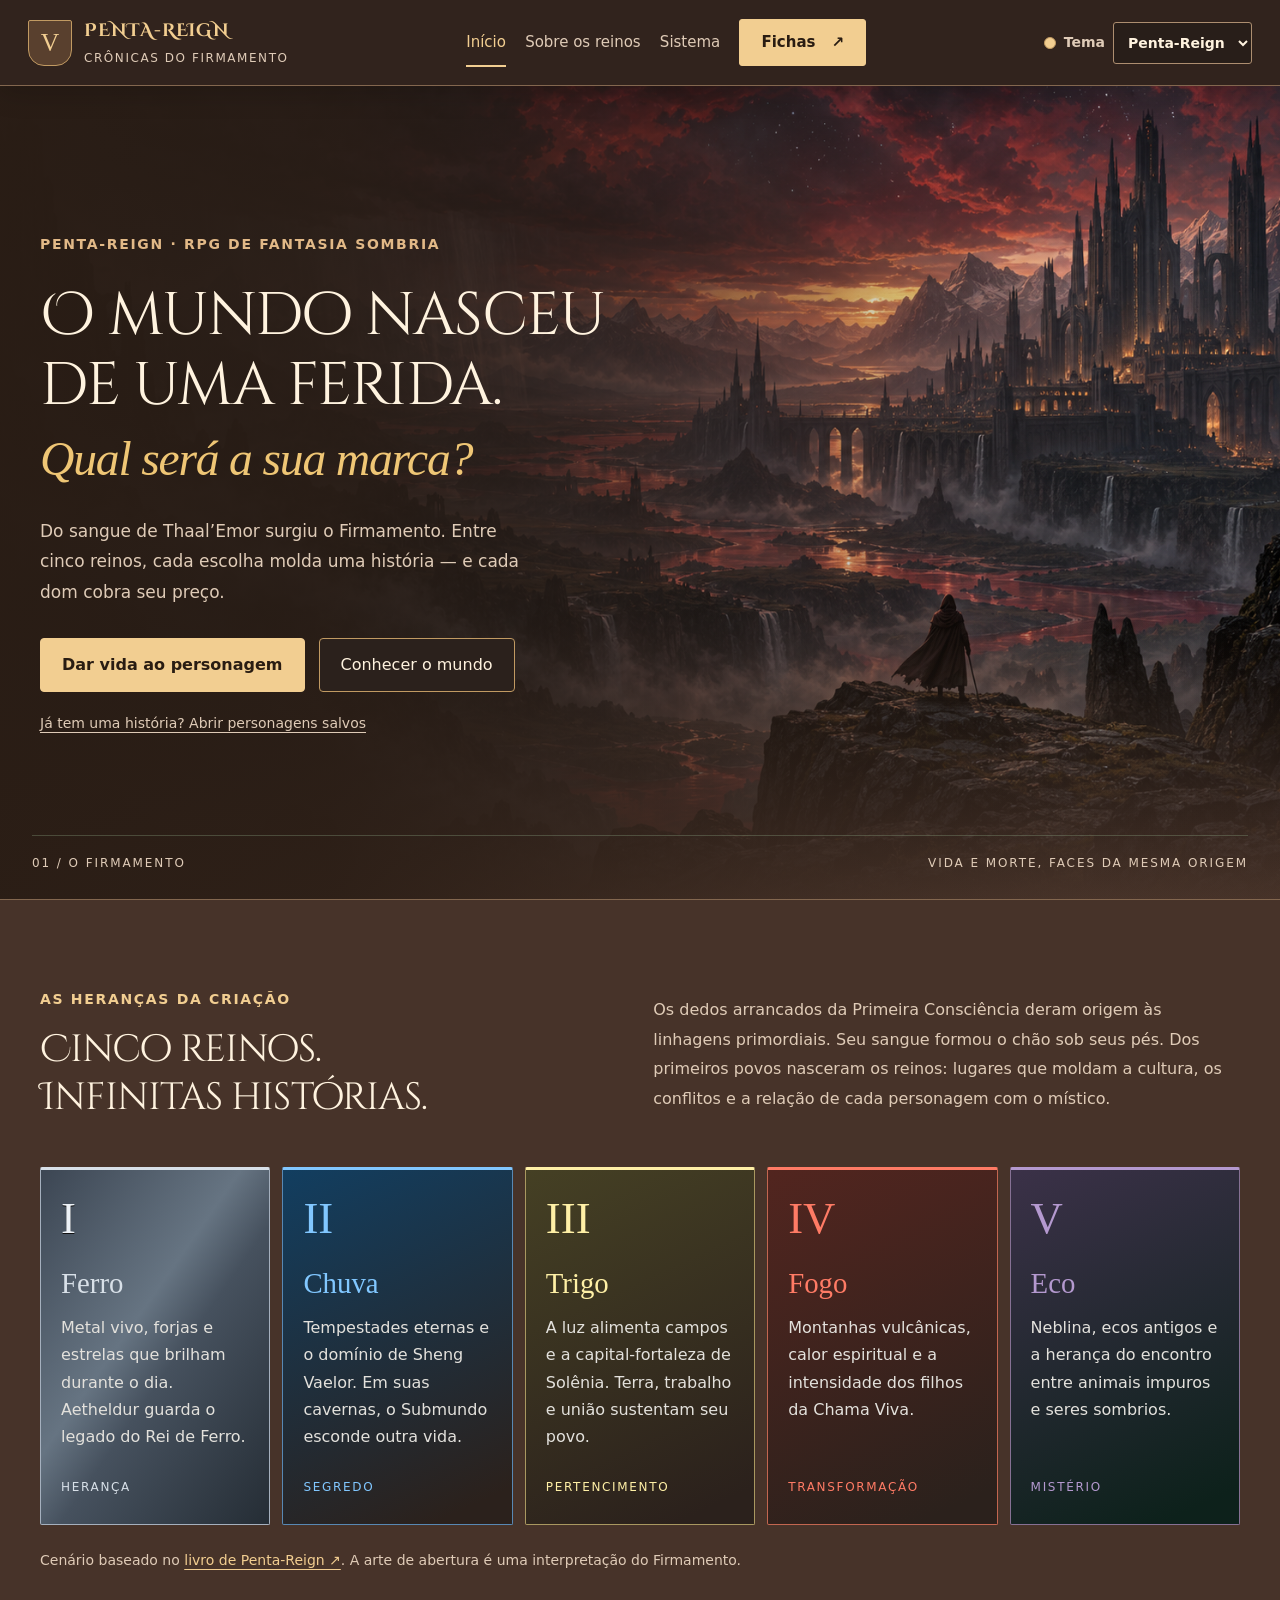
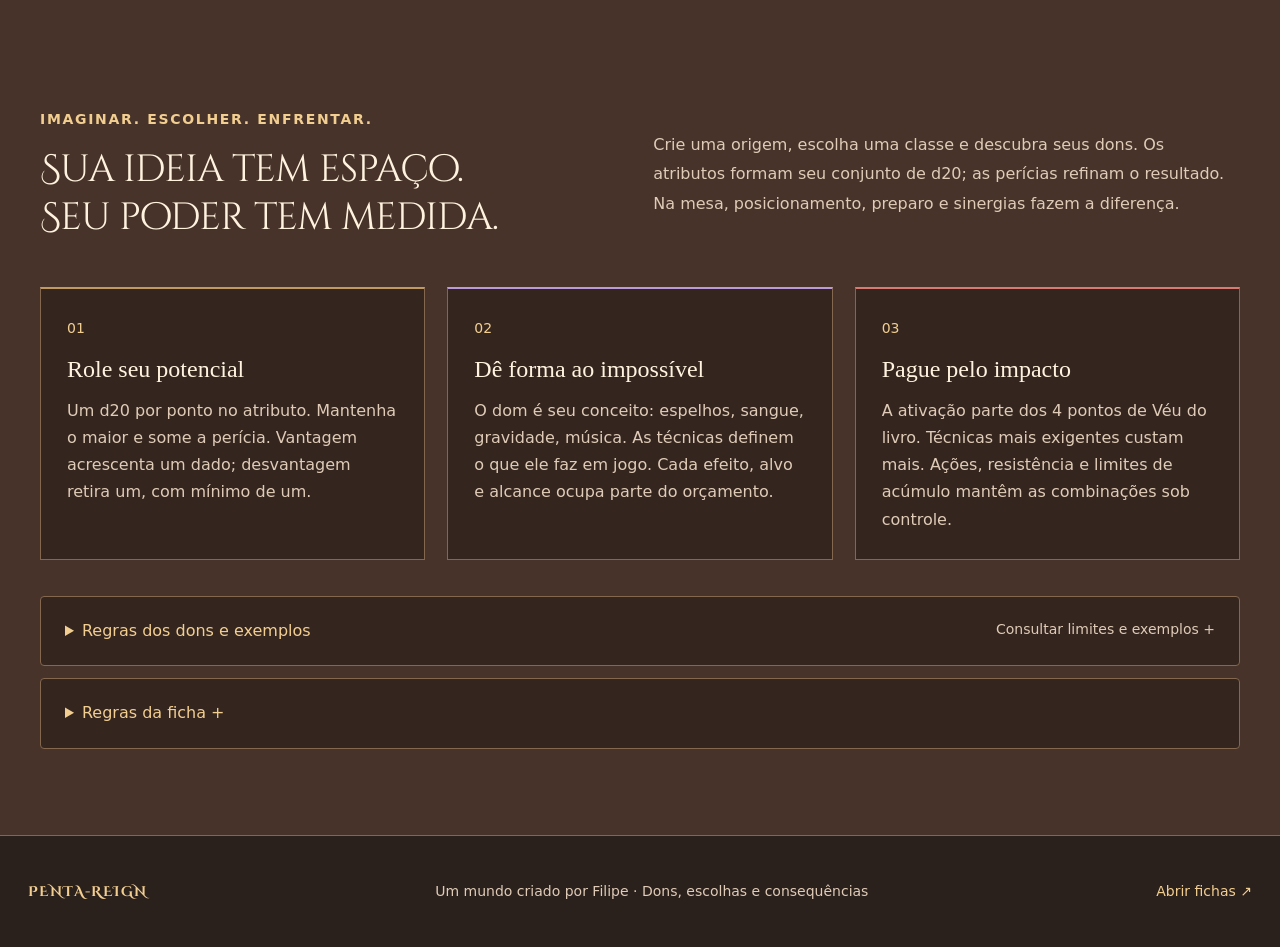
<file: index.html>
<!DOCTYPE html>
<html lang="pt-BR">
<head>
  <meta charset="UTF-8">
  <meta name="viewport" content="width=device-width, initial-scale=1.0">
  <meta name="theme-color" content="#473329">
  <script src="js/theme.js"></script>
  <title>Penta-Reign — Entre o Firmamento e o Véu</title>
  <meta name="description" content="Conheça Penta-Reign, seus cinco reinos e seu sistema de RPG. Dê vida a personagens com dons criativos e limites mecânicos.">
  <link rel="stylesheet" href="css/styles.css">
  <link rel="stylesheet" href="css/v4.css">
  <link rel="stylesheet" href="css/penta-reign.css">
  <link rel="stylesheet" href="css/realms.css">
</head>
<body class="landing-page">
  <a class="skip-link" href="#conteudo">Ir para o conteúdo</a>
  <header class="site-header">
    <a class="site-brand" href="#inicio" aria-label="Penta-Reign, início">
      <span class="brand-mark" aria-hidden="true">V</span>
      <strong>PENTA-REIGN<small>CRÔNICAS DO FIRMAMENTO</small></strong>
    </a>
    <nav class="main-nav" aria-label="Navegação principal">
      <a href="#inicio" data-section="inicio">Início</a>
      <a href="#universo" data-section="universo">Sobre os reinos</a>
      <a href="#sistema" data-section="sistema">Sistema</a>
      <a class="nav-cta" href="fichas.html">Fichas <span aria-hidden="true">↗</span></a>
    </nav>
    <label class="theme-picker" for="realmTheme"><span class="theme-swatch" aria-hidden="true"></span><span>Tema</span><select id="realmTheme" aria-label="Tema visual do site">
      <option value="penta">Penta-Reign</option><option value="ferro">Ferro</option><option value="chuva">Chuva</option><option value="fogo">Fogo</option><option value="trigo">Trigo</option><option value="eco">Eco</option>
    </select></label>
  </header>
  <main id="conteudo">
  <section id="inicio" class="home-hero" aria-labelledby="heroTitle">
    <div class="hero-art" role="img" aria-label="Um viajante diante do Firmamento, entre uma cidade de metal, estrelas e tempestades"></div>
    <div class="hero-copy"><span class="eyebrow">PENTA-REIGN · RPG DE FANTASIA SOMBRIA</span><h1 id="heroTitle">O mundo nasceu<br>de uma ferida.<br><em>Qual será a sua marca?</em></h1><p>Do sangue de Thaal’Emor surgiu o Firmamento. Entre cinco reinos, cada escolha molda uma história — e cada dom cobra seu preço.</p><div class="hero-actions"><a class="button primary" href="fichas.html">Dar vida ao personagem</a><a class="button ghost" href="#universo">Conhecer o mundo</a></div><a class="continue-link" href="fichas.html#library">Já tem uma história? Abrir personagens salvos</a></div>
    <div class="hero-foot"><span>01 / O FIRMAMENTO</span><span>VIDA E MORTE, FACES DA MESMA ORIGEM</span></div>
  </section>
  <section id="universo" class="lore-section" aria-labelledby="worldTitle">
    <div class="section-intro"><div><span class="eyebrow">AS HERANÇAS DA CRIAÇÃO</span><h2 id="worldTitle">Cinco reinos.<br>Infinitas histórias.</h2></div><p>Os dedos arrancados da Primeira Consciência deram origem às linhagens primordiais. Seu sangue formou o chão sob seus pés. Dos primeiros povos nasceram os reinos: lugares que moldam a cultura, os conflitos e a relação de cada personagem com o místico.</p></div>
    <div class="kingdom-list">
      <article class="realm-iron"><span class="realm-no" aria-hidden="true">I</span><h3>Ferro</h3><p>Metal vivo, forjas e estrelas que brilham durante o dia. Aetheldur guarda o legado do Rei de Ferro.</p><span class="realm-word">HERANÇA</span></article>
      <article class="realm-rain"><span class="realm-no" aria-hidden="true">II</span><h3>Chuva</h3><p>Tempestades eternas e o domínio de Sheng Vaelor. Em suas cavernas, o Submundo esconde outra vida.</p><span class="realm-word">SEGREDO</span></article>
      <article class="realm-wheat"><span class="realm-no" aria-hidden="true">III</span><h3>Trigo</h3><p>A luz alimenta campos e a capital-fortaleza de Solênia. Terra, trabalho e união sustentam seu povo.</p><span class="realm-word">PERTENCIMENTO</span></article>
      <article class="realm-flame"><span class="realm-no" aria-hidden="true">IV</span><h3>Fogo</h3><p>Montanhas vulcânicas, calor espiritual e a intensidade dos filhos da Chama Viva.</p><span class="realm-word">TRANSFORMAÇÃO</span></article>
      <article class="realm-echo"><span class="realm-no" aria-hidden="true">V</span><h3>Eco</h3><p>Neblina, ecos antigos e a herança do encontro entre animais impuros e seres sombrios.</p><span class="realm-word">MISTÉRIO</span></article>
    </div>
    <p class="source-note">Cenário baseado no <a href="https://canva.link/0y5v70f09yelr1f" target="_blank" rel="noopener noreferrer">livro de Penta-Reign ↗</a>. A arte de abertura é uma interpretação do Firmamento.</p>
  </section>
  <section id="sistema" class="system-section" aria-labelledby="systemTitle">
    <div class="section-intro"><div><span class="eyebrow">IMAGINAR. ESCOLHER. ENFRENTAR.</span><h2 id="systemTitle">Sua ideia tem espaço.<br>Seu poder tem medida.</h2></div><p>Crie uma origem, escolha uma classe e descubra seus dons. Os atributos formam seu conjunto de d20; as perícias refinam o resultado. Na mesa, posicionamento, preparo e sinergias fazem a diferença.</p></div>
    <div class="system-pillars"><article><span>01</span><h3>Role seu potencial</h3><p>Um d20 por ponto no atributo. Mantenha o maior e some a perícia. Vantagem acrescenta um dado; desvantagem retira um, com mínimo de um.</p></article><article><span>02</span><h3>Dê forma ao impossível</h3><p>O dom é seu conceito: espelhos, sangue, gravidade, música. As técnicas definem o que ele faz em jogo. Cada efeito, alvo e alcance ocupa parte do orçamento.</p></article><article><span>03</span><h3>Pague pelo impacto</h3><p>A ativação parte dos 4 pontos de Véu do livro. Técnicas mais exigentes custam mais. Ações, resistência e limites de acúmulo mantêm as combinações sob controle.</p></article></div>
    <details class="rulebook" id="regras-dons"><summary><span>Regras dos dons e exemplos</span><span>Consultar limites e exemplos +</span></summary><div id="powerRules"></div></details>
    <details class="rulebook"><summary>Regras da ficha +</summary><p class="rule-intro">Consulte os testes, recursos e limites usados pela ficha. Habilidades de classe, equipamentos e rituais devem respeitar os orçamentos das técnicas quando produzirem os mesmos efeitos.</p><div id="rulesContent" class="rules-grid"></div></details>
  </section>
  </main>
  <footer class="site-footer">
    <a href="index.html#inicio">PENTA-REIGN</a>
    <p>Um mundo criado por Filipe · Dons, escolhas e consequências</p>
    <a href="fichas.html">Abrir fichas ↗</a>
  </footer>
  <script src="js/data.js"></script>
  <script src="js/power-engine.js"></script>
  <script src="js/rules.js"></script>
  <script src="js/site.js"></script>
</body>
</html>
</file>
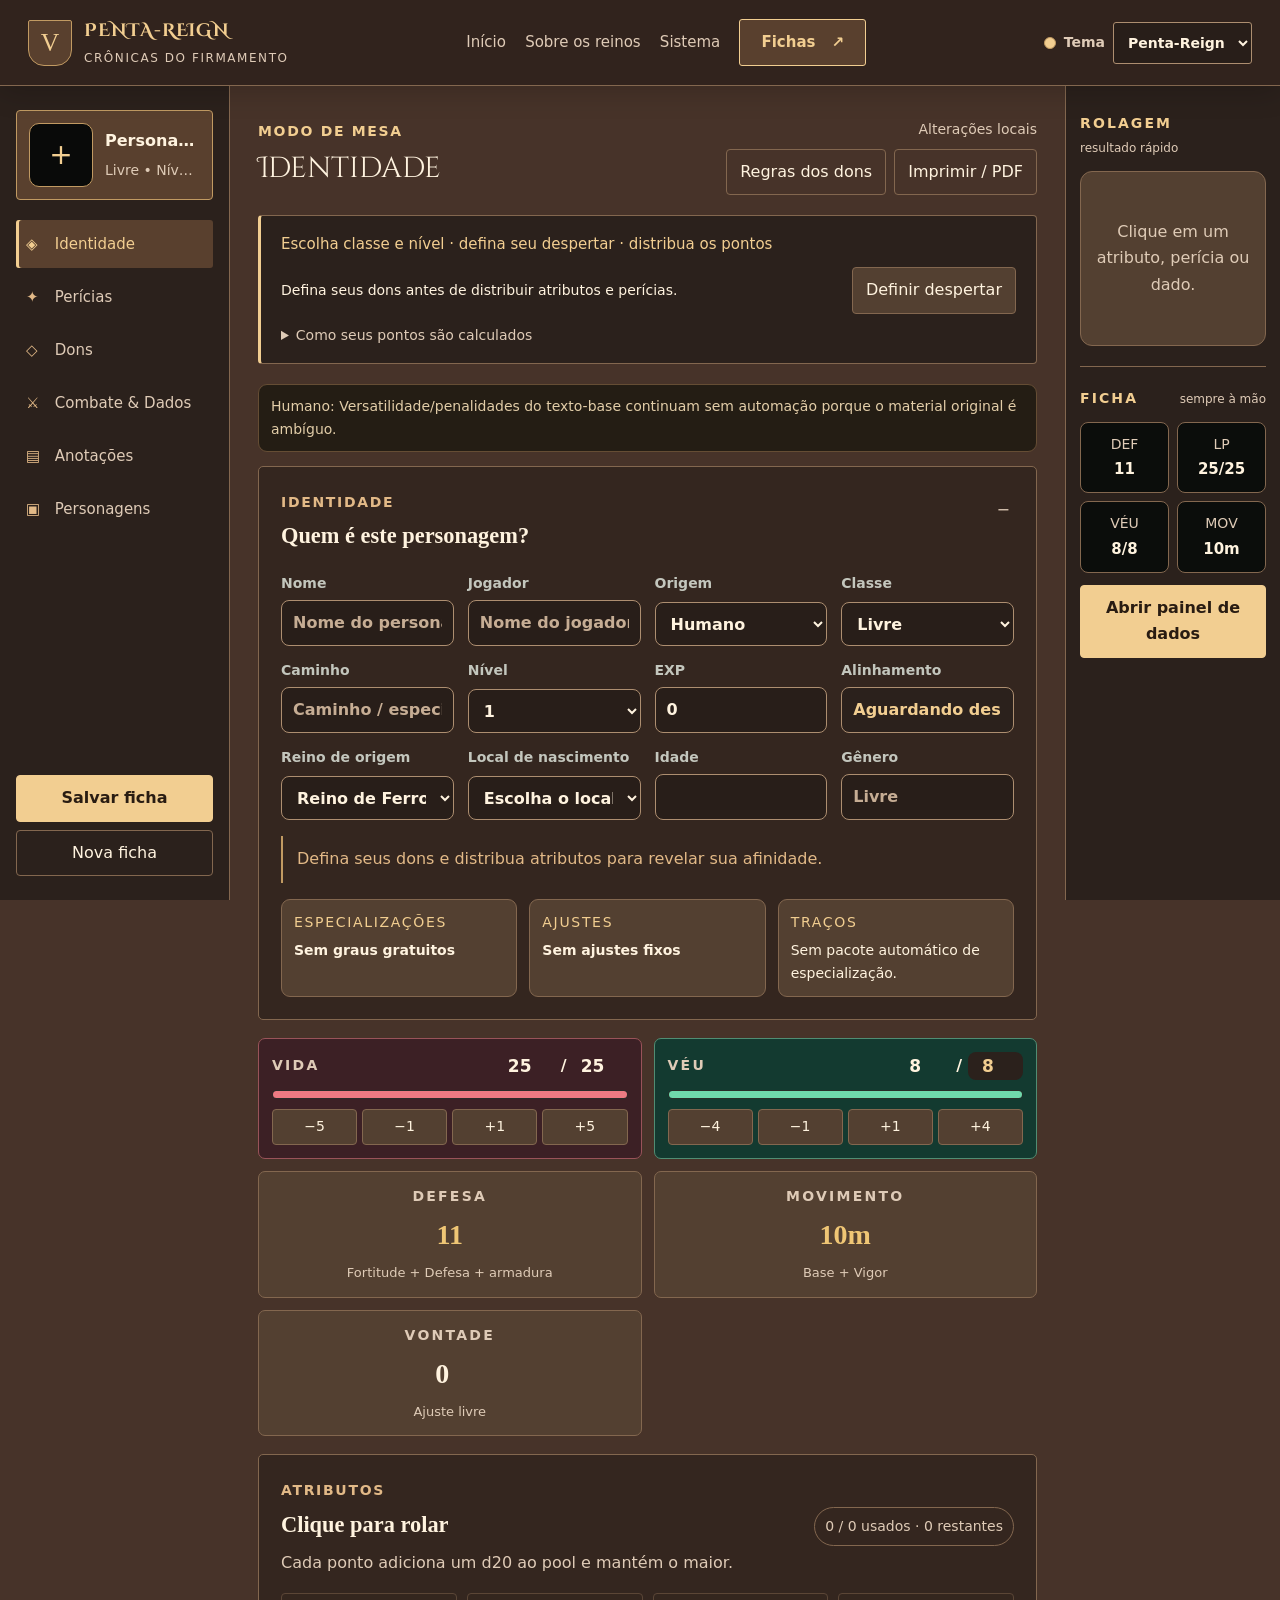
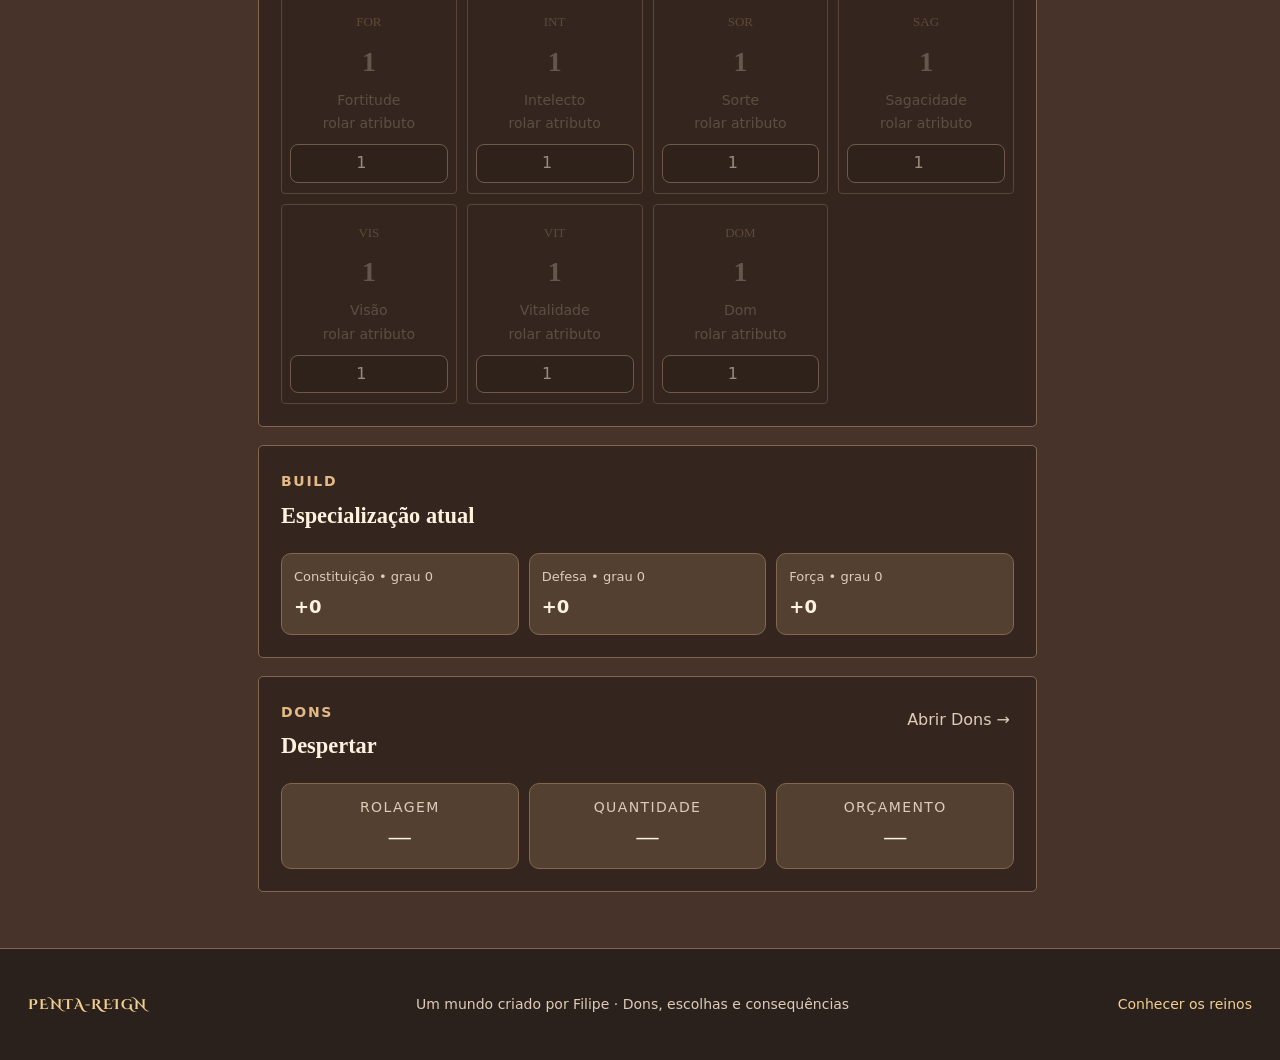
<file: fichas.html>
<!DOCTYPE html>
<html lang="pt-BR" class="sheet-document">
<head>
  <meta charset="UTF-8">
  <meta name="viewport" content="width=device-width, initial-scale=1.0">
  <meta name="theme-color" content="#473329">
  <script src="js/theme.js"></script>
  <title>Fichas | Penta-Reign</title>
  <meta name="description" content="Crie e gerencie personagens de Penta-Reign. Identidade, perícias, técnicas de dom, rolagens e fichas salvas.">
  <link rel="stylesheet" href="css/styles.css">
  <link rel="stylesheet" href="css/v4.css">
  <link rel="stylesheet" href="css/penta-reign.css">
  <link rel="stylesheet" href="css/realms.css">
</head>
<body class="character-page">
  <a class="skip-link" href="#conteudo">Ir para a ficha</a>
  <header class="site-header">
    <a class="site-brand" href="index.html#inicio" aria-label="Penta-Reign, início">
      <span class="brand-mark" aria-hidden="true">V</span>
      <strong>PENTA-REIGN<small>CRÔNICAS DO FIRMAMENTO</small></strong>
    </a>
    <nav class="main-nav" aria-label="Navegação principal">
      <a href="index.html#inicio" data-section="inicio">Início</a>
      <a href="index.html#universo" data-section="universo">Sobre os reinos</a>
      <a href="index.html#sistema" data-section="sistema">Sistema</a>
      <a class="nav-cta active" href="fichas.html" aria-current="page">Fichas <span aria-hidden="true">↗</span></a>
    </nav>
    <label class="theme-picker" for="realmTheme"><span class="theme-swatch" aria-hidden="true"></span><span>Tema</span><select id="realmTheme" aria-label="Tema visual do site">
      <option value="penta">Penta-Reign</option><option value="ferro">Ferro</option><option value="chuva">Chuva</option><option value="fogo">Fogo</option><option value="trigo">Trigo</option><option value="eco">Eco</option>
    </select></label>
  </header>
  <noscript><p class="no-script">Ative o JavaScript para criar, rolar e salvar suas fichas.</p></noscript>
  <div class="app-shell" id="ficha">
    <aside class="sidebar">

      <section class="profile-mini">
        <button class="portrait" id="portraitButton" type="button" title="Alterar retrato">
          <img id="portraitImage" alt="Retrato do personagem" hidden>
          <span id="portraitFallback">+</span>
        </button>
        <input id="portraitInput" type="file" accept="image/*" hidden>
        <div class="profile-mini-copy"><strong id="miniName">Personagem sem nome</strong><span id="miniClass">Livre • Nível 1</span></div>
      </section>

      <nav class="side-nav" aria-label="Seções da ficha" role="tablist" aria-orientation="vertical">
        <button class="side-nav-btn active" type="button" id="tab-overview" role="tab" aria-controls="overview" aria-selected="true" tabindex="0" data-view="overview"><span>◈</span> Identidade</button>
        <button class="side-nav-btn" type="button" id="tab-skills" role="tab" aria-controls="skills" aria-selected="false" tabindex="-1" data-view="skills"><span>✦</span> Perícias</button>
        <button class="side-nav-btn" type="button" id="tab-gifts" role="tab" aria-controls="gifts" aria-selected="false" tabindex="-1" data-view="gifts"><span>◇</span> Dons</button>
        <button class="side-nav-btn" type="button" id="tab-combat" role="tab" aria-controls="combat" aria-selected="false" tabindex="-1" data-view="combat"><span>⚔</span> Combate & Dados</button>
        <button class="side-nav-btn" type="button" id="tab-content" role="tab" aria-controls="content" aria-selected="false" tabindex="-1" data-view="content"><span>▤</span> Anotações</button>
        <button class="side-nav-btn" type="button" id="tab-library" role="tab" aria-controls="library" aria-selected="false" tabindex="-1" data-view="library"><span>▣</span> Personagens</button>
      </nav>

      <div class="sidebar-actions">
        <button id="saveCharacter" class="primary" type="button">Salvar ficha</button>
        <button id="newCharacter" class="ghost" type="button">Nova ficha</button>
      </div>
    </aside>

    <main class="workspace" id="conteudo">
      <header class="workspace-head">
        <div><span class="eyebrow">MODO DE MESA</span><h1 id="viewTitle">Identidade</h1></div>
        <div class="head-actions"><span id="saveState" class="save-state">Alterações locais</span><button class="ghost" type="button" data-open-rules>Regras dos dons</button><button id="printSheet" class="ghost" type="button">Imprimir / PDF</button></div>
      </header>

      <div class="creation-guide">
        <p id="creationProgress">Escolha classe e nível · defina seu despertar · distribua os pontos</p>
        <div id="allocationGate" class="allocation-gate"><span>Defina seus dons antes de distribuir atributos e perícias.</span><button type="button" data-jump="gifts">Definir despertar</button></div>
        <details><summary>Como seus pontos são calculados</summary><p id="budgetBreakdown"></p><p class="help">A cada nível após o primeiro: +1 ponto de perícia. Nos níveis 2, 4, 6, 8 e 10: +1 ponto de atributo. Os graus de especialização da classe são separados do investimento. Antes de reduzir nível ou mudar para uma classe com menos pontos, remova os investimentos excedentes.</p></details>
      </div>
      <div id="warnings" class="warnings" aria-live="polite"></div>

      <section id="overview" class="view active" role="tabpanel" aria-labelledby="tab-overview" tabindex="0">
        <section class="identity-panel panel">
          <div class="section-head"><div><span class="kicker">IDENTIDADE</span><h2>Quem é este personagem?</h2></div><button class="collapse-btn" type="button" data-collapse="identityBody" aria-expanded="true" aria-controls="identityBody" aria-label="Recolher ou expandir identidade">−</button></div>
          <div id="identityBody" class="identity-body">
            <div class="grid cols-4">
              <label>Nome<input id="name" placeholder="Nome do personagem"></label>
              <label>Jogador<input id="player" placeholder="Nome do jogador"></label>
              <label>Origem<select id="origin"></select></label>
              <label>Classe<select id="className"></select></label>
              <label>Caminho<input id="path" placeholder="Caminho / especialização"></label>
              <label>Nível<select id="level"><option value="1">1</option><option value="2">2</option><option value="3">3</option><option value="4">4</option><option value="5">5</option><option value="6">6</option><option value="7">7</option><option value="8">8</option><option value="9">9</option><option value="10">10</option></select></label>
              <label>EXP<input id="exp" type="number" min="0" value="0"></label>
              <label>Alinhamento<input id="alignment" readonly aria-describedby="alignmentDescription" value="Aguardando despertar"></label>
              <label>Reino de origem<select id="kingdom"></select></label>
              <label>Local de nascimento<select id="location"><option value="">Escolha o local</option></select></label>
              <label>Idade<input id="age" type="number" min="0"></label>
              <label>Gênero<input id="gender" placeholder="Livre"></label>
            </div>
            <p id="alignmentDescription" class="alignment-description"></p>
            <details id="legacyCreation" class="legacy-creation" hidden><summary>Registros preservados</summary><p id="legacyCreationText"></p></details>
            <div id="classSummary" class="class-summary"></div>
          </div>
        </section>

        <section class="resource-strip">
          <article class="resource-card life">
            <div class="resource-top"><span>VIDA</span><strong><input id="lpCurrent" aria-label="Vida atual" type="number" min="0" value="25"> / <input id="lpMax" aria-label="Vida máxima" type="number" min="1" value="25"></strong></div>
            <div class="bar"><i id="lpBar"></i></div>
            <div class="resource-actions"><button type="button" data-resource="lpCurrent" data-delta="-5">−5</button><button type="button" data-resource="lpCurrent" data-delta="-1">−1</button><button type="button" data-resource="lpCurrent" data-delta="1">+1</button><button type="button" data-resource="lpCurrent" data-delta="5">+5</button></div>
          </article>
          <article class="resource-card veil">
            <div class="resource-top"><span>VÉU</span><strong><input id="veilCurrent" aria-label="Véu atual" type="number" min="0"> / <input id="veilMax" aria-label="Véu máximo" type="number" readonly></strong></div>
            <div class="bar"><i id="veilBar"></i></div>
            <div class="resource-actions"><button type="button" data-resource="veilCurrent" data-delta="-4">−4</button><button type="button" data-resource="veilCurrent" data-delta="-1">−1</button><button type="button" data-resource="veilCurrent" data-delta="1">+1</button><button type="button" data-resource="veilCurrent" data-delta="4">+4</button></div>
          </article>
          <article class="derived-card"><span>DEFESA</span><strong id="defenseDisplay">11</strong><small>Fortitude + Defesa + armadura</small></article>
          <article class="derived-card"><span>MOVIMENTO</span><strong id="movementDisplay">10m</strong><small>Base + Vigor</small></article>
          <article class="derived-card"><span>VONTADE</span><strong><input id="will" aria-label="Pontos de Vontade" type="number" value="0"></strong><small>Ajuste livre</small></article>
        </section>

        <section class="panel attributes-panel">
          <div class="section-head split"><div><span class="kicker">ATRIBUTOS</span><h2>Clique para rolar</h2><p>Cada ponto adiciona um d20 ao pool e mantém o maior.</p></div><span id="attributeCounter" class="counter"></span></div>
          <fieldset id="attributeAllocation" class="allocation-fields" disabled><legend class="sr-only">Distribuir pontos em atributos</legend><div id="attributes" class="attribute-wheel"></div></fieldset>
        </section>

        <div class="overview-grid">
          <section class="panel quick-panel">
            <div class="section-head"><div><span class="kicker">BUILD</span><h2>Especialização atual</h2></div></div>
            <div id="buildHighlights" class="build-highlights"></div>
          </section>
          <section class="panel quick-panel">
            <div class="section-head"><div><span class="kicker">DONS</span><h2>Despertar</h2></div><button type="button" class="link-button" data-jump="gifts">Abrir Dons →</button></div>
            <div class="gift-overview"><div><span>Rolagem</span><strong id="giftRollMini">—</strong></div><div><span>Quantidade</span><strong id="giftCountMini">—</strong></div><div><span>Orçamento</span><strong id="budgetMini">—</strong></div></div>
          </section>
        </div>
      </section>

      <section id="skills" class="view" role="tabpanel" aria-labelledby="tab-skills" tabindex="0" hidden>
        <section class="panel">
          <div class="section-head split"><div><span class="kicker">PERÍCIAS</span><h2>Treine e role sem sair da ficha</h2><p>Os graus investidos respeitam o limite do nível; graus de Classe acumulam por cima.</p></div><span id="skillCounter" class="counter"></span></div>
          <div class="legend"><span><i class="dot invested"></i> Investido</span><span><i class="dot class"></i> Classe</span><span><i class="dot total"></i> Bônus final</span></div>
          <fieldset id="skillAllocation" class="allocation-fields" disabled><legend class="sr-only">Distribuir pontos em perícias</legend><div id="skillsContainer" class="skills-container"></div></fieldset>
        </section>
      </section>

      <section id="gifts" class="view" role="tabpanel" aria-labelledby="tab-gifts" tabindex="0" hidden>
        <section class="panel gift-control">
          <div class="section-head split"><div><span class="kicker">DONS</span><h2>Despertar do personagem</h2><p>O destino oferece duas chances. Quando escolher uma, a outra fica para trás.</p></div><button id="rollGifts" class="primary" type="button">Rolar o despertar</button></div>
          <div class="gift-roll-row"><div class="awakening-result"><span>Resultado do d20</span><output id="giftRoll" aria-label="Resultado do despertar" aria-live="polite"></output></div><div class="metric"><span>Dons</span><strong id="giftCount">—</strong></div><div class="metric"><span>Atributos</span><strong id="attributeBudget">—</strong></div><div class="metric"><span>Perícias</span><strong id="skillBudget">—</strong></div></div>
          <p id="awakeningStatus" class="awakening-status" role="status"></p><button type="button" class="ghost" id="keepGiftRoll" hidden>Manter resultado e distribuir pontos</button>
          <div class="gift-table-mini"><span><b>1–3</b> 0</span><span><b>4–14</b> 1</span><span><b>15–17</b> 2</span><span><b>18–19</b> 3</span><span><b>20</b> 4</span></div>
        </section>
        <div id="powerWorkbench" class="panel"></div><div id="giftsContainer" class="gifts-grid"></div>
      </section>

      <section id="combat" class="view" role="tabpanel" aria-labelledby="tab-combat" tabindex="0" hidden><section class="panel"><div class="section-head"><div><span class="kicker">ECONOMIA DE AÇÕES</span><h2>Seu turno, suas escolhas</h2></div></div><div id="turnTracker"></div><p class="help">O uso de técnicas desconta Véu e ações. Registre aqui as ações gastas fora do construtor. Alvos, resistência, duração e condições são acompanhados pela mesa.</p></section>
        <div class="combat-grid">
          <section class="panel">
            <div class="section-head"><div><span class="kicker">TESTE RÁPIDO</span><h2>Monte uma rolagem</h2></div></div>
            <div class="grid cols-2">
              <label>Atributo<select id="testAttribute"></select></label>
              <label>Perícia<select id="testSkill"></select></label>
              <label>Situação<select id="testEdge"><option value="0">Normal</option><option value="1">Vantagem (+1d20)</option><option value="-1">Desvantagem (−1d20)</option></select></label>
              <label>Bônus de combo<input id="testCombo" type="number" min="-6" max="6" value="0"></label>
              <label>Dificuldade / Defesa<input id="testTarget" type="number" min="1" value="15"></label>
              <label>Armadura<select id="armor"><option value="0">Nenhuma (+0)</option><option value="1">Leve (+1)</option><option value="2">Média (+2)</option><option value="3">Pesada (+3)</option></select></label>
            </div>
            <div id="testPreview" class="test-preview"></div>
            <button id="rollTest" class="primary wide" type="button">Rolar teste</button>
          </section>

          <section class="panel dice-tray">
            <div class="section-head"><div><span class="kicker">BANDEJA</span><h2>Dados de dano e efeitos</h2></div></div>
            <div class="dice-buttons"><button data-die="4">d4</button><button data-die="6">d6</button><button data-die="8">d8</button><button data-die="10">d10</button><button data-die="12">d12</button><button data-die="20">d20</button></div>
            <div class="derived-list"><div><span>Bônus de Mira</span><strong id="aimRange">+0m</strong></div><div><span>Alcance de Potência</span><strong id="powerRange">+0m</strong></div><div><span>Dano de Potência</span><strong id="powerDamage">+0</strong></div></div>
          </section>
        </div>
        <section class="panel history-panel"><div class="section-head split"><div><span class="kicker">HISTÓRICO</span><h2>Rolagens desta sessão</h2></div><button id="clearLog" class="ghost" type="button">Limpar</button></div><div id="rollHistory" class="roll-history"></div></section>
      </section>

      <section id="content" class="view" role="tabpanel" aria-labelledby="tab-content" tabindex="0" hidden>
        <section class="panel">
          <div class="section-head"><div><span class="kicker">CONTEÚDO</span><h2>O que o personagem carrega e sabe</h2></div></div>

          <details class="notes-detail" open><summary>Habilidades de classe, caminho e rituais</summary><div id="abilitiesPane" class="content-pane active"><label>Registros e habilidades do livro (consulta manual)<textarea id="abilities" rows="16" placeholder="Anote classe, caminho e rituais. Crie técnicas de Dom na seção Dons; anotações não acrescentam efeitos mecânicos a elas."></textarea></label></div>
          </details><details class="notes-detail"><summary>Inventário e equipamentos</summary><div id="inventoryPane" class="content-pane active"><label>Inventário / equipamentos<textarea id="inventory" rows="16" placeholder="Armas, armaduras, consumíveis, munição, focos..."></textarea></label></div>
          </details><details class="notes-detail"><summary>História e observações</summary><div id="storyPane" class="content-pane active"><div class="grid cols-2"><label>Traços / aparência<textarea id="traits" rows="12"></textarea></label><label>Observações<textarea id="notes" rows="12"></textarea></label></div></div></details>
        </section>
      </section>

      <section id="library" class="view" role="tabpanel" aria-labelledby="tab-library" tabindex="0" hidden>
        <section class="panel"><div class="section-head"><div><span class="kicker">PERSONAGENS</span><h2>Biblioteca local</h2><p>Seus personagens ficam neste navegador. Fichas antigas são recuperadas na primeira abertura. Use JSON para levar a ficha a outro navegador ou endereço.</p></div></div><div class="library-tools"><button type="button" id="exportCharacter">Exportar ficha JSON</button><button type="button" id="importCharacter">Importar ficha JSON</button><input type="file" id="importInput" accept=".json,application/json" hidden></div><div id="savedCharacters" class="cards"></div></section>
      </section>

    </main>

    <aside class="roll-rail">
      <div class="rail-title"><span>ROLAGEM</span><small>resultado rápido</small></div>
      <div id="lastRoll" class="last-roll empty"><span>Clique em um atributo, perícia ou dado.</span></div>
      <div class="rail-divider"></div>
      <div class="rail-title"><span>FICHA</span><small>sempre à mão</small></div>
      <div class="rail-stats"><div><span>DEF</span><strong id="railDefense">11</strong></div><div><span>LP</span><strong id="railLP">25/25</strong></div><div><span>VÉU</span><strong id="railVeil">8/8</strong></div><div><span>MOV</span><strong id="railMove">10m</strong></div></div>
      <button class="primary wide" type="button" data-jump="combat">Abrir painel de dados</button>
    </aside>
  </div>

  <dialog id="rulesDialog" class="rules-dialog" aria-labelledby="rulesTitle">
    <div class="dialog-head">
      <div><span class="eyebrow">REFERÊNCIA DE MESA</span><h2 id="rulesTitle">Dons com limites. Ideias livres.</h2></div>
      <button type="button" class="ghost" data-close-rules autofocus>Fechar</button>
    </div>
    <details class="rulebook" id="regras-dons" open><summary><span>Regras dos dons e exemplos</span><span>Consultar limites e exemplos +</span></summary><div id="powerRules"></div></details>
    <details class="rulebook"><summary>Regras da ficha +</summary><p class="rule-intro">Consulte os testes, recursos e limites usados pela ficha. Habilidades de classe, equipamentos e rituais devem respeitar os orçamentos das técnicas quando produzirem os mesmos efeitos.</p><div id="rulesContent" class="rules-grid"></div></details>
  </dialog>
  <div id="sessionFeedback" role="status" aria-live="polite"></div>
  <footer class="site-footer">
    <a href="index.html#inicio">PENTA-REIGN</a>
    <p>Um mundo criado por Filipe · Dons, escolhas e consequências</p>
    <a href="index.html#universo">Conhecer os reinos</a>
  </footer>
  <script src="js/data.js"></script>
  <script src="js/power-engine.js"></script>
  <script src="js/character-engine.js"></script>
  <script src="js/creation-store.js"></script>
  <script src="js/rules.js"></script>
  <script src="js/app.js"></script>
  <script src="js/powers-ui.js"></script>
  <script src="js/creation-ui.js"></script>
  <script src="js/site.js"></script>
</body>
</html>
</file>
<file: css/styles.css>
:root{--bg:#0d0e0d;--panel:#151715;--panel2:#1a1d1a;--panel3:#20231f;--ink:#ece9df;--muted:#989d94;--line:#30352f;--gold:#c5a56b;--gold2:#806b48;--wine:#9d3535;--violet:#7950bd;--green:#638d68;--orange:#bd7433;--blue:#557f9c;--shadow:0 20px 50px rgba(0,0,0,.25)}
*{box-sizing:border-box}html{scroll-behavior:smooth}body{margin:0;background:radial-gradient(circle at 20% 0,#171811 0,transparent 30%),var(--bg);color:var(--ink);font-family:Inter,ui-sans-serif,system-ui,-apple-system,BlinkMacSystemFont,"Segoe UI",sans-serif;font-size:15px}button,input,select,textarea{font:inherit}button{color:inherit}.app-shell{display:grid;grid-template-columns:250px minmax(0,1fr) 230px;min-height:100vh}.sidebar{border-right:1px solid var(--line);padding:22px 18px;display:flex;flex-direction:column;gap:22px;background:#101210;position:sticky;top:0;height:100vh}.brand{display:flex;gap:12px;align-items:center}.brand-mark{display:grid;place-items:center;width:42px;height:42px;border:1px solid var(--gold2);border-radius:50%;font-family:Georgia,serif;color:var(--gold);font-weight:800}.brand strong{display:block;letter-spacing:.12em;font-family:Georgia,serif}.brand small{color:var(--muted)}.profile-mini{display:grid;grid-template-columns:64px 1fr;gap:12px;align-items:center;padding:12px;background:var(--panel);border:1px solid var(--line);border-radius:12px}.portrait{width:64px;height:64px;padding:0;border:1px solid var(--gold2);background:#090a09;border-radius:10px;overflow:hidden;cursor:pointer}.portrait img{width:100%;height:100%;object-fit:cover}.portrait span{font-size:28px;color:var(--gold)}.profile-mini-copy{min-width:0}.profile-mini-copy strong,.profile-mini-copy span{display:block;white-space:nowrap;overflow:hidden;text-overflow:ellipsis}.profile-mini-copy span{font-size:12px;color:var(--muted);margin-top:4px}.side-nav{display:grid;gap:5px}.side-nav-btn{border:0;background:transparent;text-align:left;padding:11px 12px;border-radius:8px;color:var(--muted);cursor:pointer}.side-nav-btn span{display:inline-block;width:24px;color:var(--gold2)}.side-nav-btn:hover,.side-nav-btn.active{background:var(--panel2);color:var(--ink)}.side-nav-btn.active{box-shadow:inset 2px 0 var(--gold)}.sidebar-actions{display:grid;gap:8px;margin-top:auto}.workspace{padding:26px 28px 60px;min-width:0}.workspace-head{display:flex;justify-content:space-between;align-items:end;gap:18px;margin-bottom:20px}.workspace-head h1{margin:3px 0 0;font-family:Georgia,serif;font-size:30px}.eyebrow,.kicker{font-size:11px;letter-spacing:.18em;color:var(--gold);font-weight:800}.head-actions{display:flex;gap:10px;align-items:center}.save-state{font-size:12px;color:var(--muted)}button{border:1px solid var(--line);background:var(--panel2);border-radius:8px;padding:9px 13px;cursor:pointer}button:hover{border-color:#555d53}.primary{background:linear-gradient(180deg,#9f8659,#806b48);border-color:#ad9363;color:#100f0c;font-weight:800}.ghost{background:transparent}.wide{width:100%}.view{display:none}.view.active{display:block}.panel{background:linear-gradient(180deg,var(--panel),#121412);border:1px solid var(--line);border-radius:14px;padding:20px;box-shadow:var(--shadow);margin-bottom:18px}.section-head{display:flex;justify-content:space-between;gap:18px;align-items:start;margin-bottom:18px}.section-head h2{font-family:Georgia,serif;margin:3px 0 0;font-size:21px}.section-head p{color:var(--muted);margin:6px 0 0;max-width:760px}.split{align-items:center}.collapse-btn,.link-button{background:transparent;border:0;color:var(--muted);padding:4px}.grid{display:grid;gap:14px}.cols-4{grid-template-columns:repeat(4,minmax(0,1fr))}.cols-2{grid-template-columns:repeat(2,minmax(0,1fr))}label{display:grid;gap:6px;color:#c3c6bd;font-size:12px;font-weight:700}input,select,textarea{width:100%;border:1px solid var(--line);background:#0c0e0c;color:var(--ink);padding:10px 11px;border-radius:8px;outline:none}input:focus,select:focus,textarea:focus{border-color:var(--gold2);box-shadow:0 0 0 2px rgba(197,165,107,.10)}textarea{resize:vertical;line-height:1.55}.class-summary{display:flex;gap:12px;flex-wrap:wrap;margin-top:16px}.class-summary>div{flex:1 1 210px;padding:11px 12px;border:1px solid var(--line);background:#0e100e;border-radius:9px}.class-summary span{display:block;font-size:10px;color:var(--gold);letter-spacing:.12em;text-transform:uppercase}.class-summary strong,.class-summary p{display:block;margin:5px 0 0;font-size:13px}.resource-strip{display:grid;grid-template-columns:1.4fr 1.4fr repeat(3,.8fr);gap:12px;margin-bottom:18px}.resource-card,.derived-card{border:1px solid var(--line);background:var(--panel);border-radius:12px;padding:13px}.resource-top{display:flex;justify-content:space-between;align-items:center}.resource-top>span,.derived-card>span{font-size:10px;font-weight:900;letter-spacing:.16em;color:var(--muted)}.resource-top strong{display:flex;align-items:center;gap:6px}.resource-top input{display:inline-block;width:54px;border:0;background:transparent;padding:0;text-align:center;font-weight:900;font-size:17px}.bar{height:9px;background:#070807;border:1px solid #292c28;border-radius:999px;overflow:hidden;margin:10px 0}.bar i{display:block;height:100%;width:100%;transition:width .2s}.life .bar i{background:var(--wine)}.veil .bar i{background:var(--violet)}.resource-actions{display:grid;grid-template-columns:repeat(4,1fr);gap:5px}.resource-actions button{padding:5px;font-size:11px}.derived-card{display:flex;flex-direction:column;justify-content:center;align-items:center;text-align:center}.derived-card strong{font-family:Georgia,serif;font-size:28px;margin:4px 0}.derived-card input{border:0;background:transparent;text-align:center;padding:0;font-family:Georgia,serif;font-size:28px}.derived-card small{color:var(--muted);font-size:10px}.attribute-wheel{display:grid;grid-template-columns:repeat(7,minmax(95px,1fr));gap:10px}.attribute-node{position:relative;border:1px solid var(--line);background:#0d0f0d;border-radius:50% 50% 12px 12px;padding:14px 8px 10px;text-align:center;min-height:140px}.attribute-node:hover{border-color:var(--gold2)}.attribute-roll{border:0;background:transparent;width:100%;padding:0;cursor:pointer}.attribute-rune{font-family:Georgia,serif;color:var(--gold);font-size:13px}.attribute-node strong{display:block;font-size:28px;font-family:Georgia,serif;margin:4px 0}.attribute-node small{display:block;color:var(--muted);min-height:28px}.attribute-node input{margin-top:8px;padding:5px;text-align:center}.counter{border:1px solid var(--line);border-radius:999px;padding:7px 10px;color:var(--muted);font-size:12px}.overview-grid{display:grid;grid-template-columns:1fr 1fr;gap:18px}.quick-panel{margin-bottom:0}.build-highlights{display:grid;grid-template-columns:repeat(3,1fr);gap:10px}.build-pill{padding:12px;border:1px solid var(--line);border-radius:10px;background:#0d0f0d}.build-pill span{display:block;color:var(--muted);font-size:10px}.build-pill strong{display:block;margin-top:5px}.gift-overview{display:grid;grid-template-columns:repeat(3,1fr);gap:10px}.gift-overview>div,.metric{padding:12px;background:#0d0f0d;border:1px solid var(--line);border-radius:10px;text-align:center}.gift-overview span,.metric span{display:block;font-size:10px;color:var(--muted);text-transform:uppercase;letter-spacing:.1em}.gift-overview strong,.metric strong{font-size:22px;font-family:Georgia,serif}.legend{display:flex;gap:18px;color:var(--muted);font-size:11px;margin-bottom:14px}.dot{display:inline-block;width:8px;height:8px;border-radius:50%;margin-right:5px}.dot.invested{background:var(--gold)}.dot.class{background:var(--blue)}.dot.total{background:var(--green)}.skills-container{display:grid;grid-template-columns:repeat(2,minmax(0,1fr));gap:14px}.skill-group{border:1px solid var(--line);border-radius:12px;overflow:hidden}.skill-group-title{padding:10px 12px;background:var(--panel2);display:flex;align-items:center;gap:8px}.skill-group-title span{color:var(--gold);font-weight:900}.skill-group-title h3{margin:0;font-size:14px}.skill-row{display:grid;grid-template-columns:minmax(140px,1fr) auto auto auto;align-items:center;gap:9px;padding:8px 10px;border-top:1px solid #252925}.skill-name button{border:0;background:transparent;padding:0;text-align:left;font-weight:800;color:var(--ink)}.skill-name small{display:block;color:var(--muted);margin-top:2px}.stepper{display:flex;gap:3px;align-items:center}.stepper button{padding:4px 7px}.stepper input{width:43px;padding:5px;text-align:center}.rank-display{text-align:center;font-size:11px;color:var(--muted)}.rank-display strong{display:block;color:var(--ink)}.bonus{font-size:16px;font-weight:900;min-width:42px;text-align:right;color:var(--green)}.bonus.negative{color:#cf7770}.gift-control{margin-bottom:14px}.gift-roll-row{display:grid;grid-template-columns:180px repeat(3,1fr);gap:12px}.gift-table-mini{display:flex;gap:8px;flex-wrap:wrap;margin-top:12px}.gift-table-mini span{font-size:11px;border:1px solid var(--line);padding:6px 9px;border-radius:999px;color:var(--muted)}.gifts-grid{display:grid;grid-template-columns:repeat(2,minmax(0,1fr));gap:14px}.gift-card{background:var(--panel);border:1px solid var(--line);border-radius:12px;padding:16px;display:grid;gap:12px}.gift-card-head{display:flex;justify-content:space-between;align-items:center}.gift-card-head strong{font-family:Georgia,serif}.gift-card-head span{font-size:11px;color:var(--gold)}.combat-grid{display:grid;grid-template-columns:1.25fr .75fr;gap:18px}.test-preview{display:grid;grid-template-columns:repeat(4,1fr);gap:8px;margin:14px 0}.test-preview>div{padding:10px;border:1px solid var(--line);background:#0d0f0d;border-radius:9px;text-align:center}.test-preview span{display:block;font-size:10px;color:var(--muted)}.test-preview strong{font-size:17px}.dice-buttons{display:grid;grid-template-columns:repeat(3,1fr);gap:9px}.dice-buttons button{min-height:58px;font-size:18px;font-family:Georgia,serif}.derived-list{margin-top:16px;display:grid;gap:8px}.derived-list>div{display:flex;justify-content:space-between;border-top:1px solid var(--line);padding-top:8px;color:var(--muted)}.derived-list strong{color:var(--ink)}.roll-history{display:grid;gap:7px}.history-entry{display:grid;grid-template-columns:1fr auto auto;gap:10px;padding:9px 10px;border:1px solid var(--line);border-radius:8px;background:#0e100e}.history-entry small{color:var(--muted)}.history-entry.success{border-left:3px solid var(--green)}.history-entry.fail{border-left:3px solid var(--wine)}.content-tabs{display:flex;gap:8px;margin-bottom:15px}.content-tab.active{border-color:var(--gold2);color:var(--gold)}.content-pane{display:none}.content-pane.active{display:block}.cards{display:grid;grid-template-columns:repeat(3,minmax(0,1fr));gap:13px}.card{border:1px solid var(--line);background:#0d0f0d;border-radius:12px;padding:15px}.card h3{font-family:Georgia,serif;margin:5px 0}.card p{color:var(--muted);font-size:12px}.card-actions{display:flex;gap:7px;margin-top:12px}.danger{color:#d87971}.rules-grid{display:grid;grid-template-columns:repeat(2,minmax(0,1fr));gap:12px}.rule-card{border:1px solid var(--line);background:#0d0f0d;border-radius:10px;padding:14px}.rule-card span{font-size:10px;color:var(--gold)}.rule-card h3{margin:4px 0 6px}.rule-card p{color:var(--muted);line-height:1.55;margin:0}.warnings{display:grid;gap:7px;margin-bottom:14px}.warning{border:1px solid #654d34;background:#241d14;padding:10px 12px;border-radius:9px;color:#e2cda8;font-size:12px}.roll-rail{border-left:1px solid var(--line);padding:26px 16px;background:#101210;position:sticky;top:0;height:100vh}.rail-title{display:flex;justify-content:space-between;align-items:end}.rail-title span{font-size:11px;color:var(--gold);font-weight:900;letter-spacing:.15em}.rail-title small{color:var(--muted)}.last-roll{margin-top:12px;min-height:175px;border:1px solid var(--line);background:#090a09;border-radius:12px;padding:14px;display:flex;flex-direction:column;justify-content:center;text-align:center}.last-roll.empty{color:var(--muted)}.last-roll .roll-label{color:var(--muted);font-size:11px}.last-roll .roll-total{font-family:Georgia,serif;font-size:54px;line-height:1.1;color:var(--gold)}.last-roll .roll-dice{font-size:11px;color:var(--muted);margin-top:8px;line-height:1.5}.last-roll.success .roll-total{color:#80a883}.last-roll.fail .roll-total{color:#c75d57}.rail-divider{height:1px;background:var(--line);margin:20px 0}.rail-stats{display:grid;grid-template-columns:1fr 1fr;gap:8px;margin:12px 0}.rail-stats>div{border:1px solid var(--line);background:#0b0d0b;padding:10px;border-radius:8px;text-align:center}.rail-stats span{display:block;font-size:9px;color:var(--muted)}.rail-stats strong{font-size:16px}.empty-state{color:var(--muted);padding:22px;text-align:center;border:1px dashed var(--line);border-radius:10px}
@media(max-width:1180px){.app-shell{grid-template-columns:220px minmax(0,1fr)}.roll-rail{display:none}.attribute-wheel{grid-template-columns:repeat(4,1fr)}.resource-strip{grid-template-columns:1fr 1fr repeat(3,.7fr)}}
@media(max-width:860px){.app-shell{display:block}.sidebar{position:relative;height:auto;border-right:0;border-bottom:1px solid var(--line);padding:14px}.brand{display:none}.profile-mini{grid-template-columns:48px 1fr;max-width:300px}.portrait{width:48px;height:48px}.side-nav{display:flex;overflow:auto;gap:4px;padding-bottom:3px}.side-nav-btn{white-space:nowrap}.sidebar-actions{display:flex;margin-top:0}.workspace{padding:18px 14px 40px}.workspace-head{align-items:center}.workspace-head h1{font-size:24px}.save-state{display:none}.cols-4{grid-template-columns:repeat(2,1fr)}.resource-strip{grid-template-columns:1fr 1fr}.derived-card{min-height:100px}.attribute-wheel{grid-template-columns:repeat(3,1fr)}.overview-grid,.combat-grid{grid-template-columns:1fr}.skills-container{grid-template-columns:1fr}.gifts-grid{grid-template-columns:1fr}.cards{grid-template-columns:repeat(2,1fr)}}
@media(max-width:520px){body{font-size:14px}.workspace-head{display:block}.head-actions{margin-top:10px}.cols-4,.cols-2{grid-template-columns:1fr}.resource-strip{grid-template-columns:1fr}.attribute-wheel{grid-template-columns:repeat(2,1fr)}.gift-roll-row{grid-template-columns:1fr 1fr}.build-highlights,.gift-overview{grid-template-columns:1fr}.skill-row{grid-template-columns:minmax(100px,1fr) auto auto}.rank-display{display:none}.test-preview{grid-template-columns:1fr 1fr}.cards,.rules-grid{grid-template-columns:1fr}}
@media print{.sidebar,.roll-rail,.workspace-head .head-actions,.warnings,.side-nav,.resource-actions,.collapse-btn,.link-button{display:none!important}.app-shell{display:block}.workspace{padding:0}.view{display:none!important}#overview{display:block!important}.panel,.resource-card,.derived-card{box-shadow:none;break-inside:avoid}.identity-body{display:block!important}body{background:white;color:#111}.panel,.resource-card,.derived-card{background:white;border-color:#bbb}.kicker,.eyebrow{color:#555}input,select,textarea{color:#111;background:white;border-color:#bbb}}
</file>
<file: css/v4.css>
:root{--bg:#100f11;--panel:#19171a;--panel2:#221e22;--panel3:#29242a;--ink:#eee9df;--muted:#b0a8a5;--line:#3a3337;--gold:#d6b780;--gold2:#8e7550;--wine:#ad4650;--green:#95b9a0;--shadow:0 12px 38px #0002}
body{background:var(--bg);font-size:16px;line-height:1.5}a{color:var(--gold);text-underline-offset:4px}button,input,select,textarea{font-size:1rem}button{min-height:42px}button:disabled{opacity:.48;cursor:not-allowed}button:focus-visible,a:focus-visible,summary:focus-visible{outline:2px solid var(--gold);outline-offset:4px}[hidden]{display:none!important}h1,h2,h3,p{overflow-wrap:anywhere}input,select,textarea{min-width:0}input[type=checkbox]{width:18px;height:18px;accent-color:var(--gold)}label{font-size:.875rem;line-height:1.5}.help,.source-note,.rule-intro{color:var(--muted);font-size:.875rem;line-height:1.65}.eyebrow,.kicker{font-size:.75rem;letter-spacing:.14em}.button{display:inline-flex;align-items:center;justify-content:center;padding:13px 21px;border-radius:4px;text-decoration:none;border:1px solid var(--line);min-height:46px}.primary{background:var(--gold);border-color:var(--gold);color:#1c1713}.primary:hover{background:#e8cfa0}.skip-link{position:fixed;top:-100px;left:20px;z-index:200;background:var(--gold);color:#111;padding:14px}.skip-link:focus{top:10px}
.site-header{position:sticky;top:0;z-index:30;display:flex;justify-content:space-between;align-items:center;gap:25px;padding:17px max(24px,calc((100vw - 1440px)/2));background:#100f11f5;border-bottom:1px solid #d6b78025;backdrop-filter:blur(12px)}.site-brand{display:flex;align-items:center;gap:12px;text-decoration:none;flex-shrink:0}.site-brand strong{font:600 1.12rem Georgia,serif;letter-spacing:.12em;color:var(--ink)}.site-brand small{display:block;font:500 .65rem/1.5 system-ui,sans-serif;letter-spacing:.18em;color:var(--muted);margin-top:6px}.brand-mark{border-radius:0;transform:rotate(0);font-size:1rem;flex-shrink:0}.main-nav{display:flex;align-items:center;gap:30px}.main-nav a{color:#c6bebb;text-decoration:none;font-size:.875rem;white-space:nowrap;padding:8px 0}.main-nav a:hover,.main-nav a.active{color:var(--gold)}.main-nav .nav-cta{border:1px solid var(--gold2);padding:10px 19px;color:var(--gold);border-radius:4px}
.home-hero{scroll-margin-top:84px;min-height:680px;position:relative;overflow:hidden;display:flex;align-items:center;isolation:isolate;padding:70px max(32px,calc((100vw - 1360px)/2)) 100px}.hero-art{position:absolute;inset:0;z-index:-2;background:url('../assets/firmamento.png') 70% 50% / cover no-repeat}.home-hero:after{content:'';position:absolute;inset:0;z-index:-1;background:linear-gradient(90deg,#100f11 0%,#100f11e0 26%,#100f1150 58%,#100f1100),linear-gradient(0deg,#100f11,transparent 30%)}.hero-copy{max-width:740px}.hero-copy h1{font:400 clamp(2.7rem,4.4vw,4.7rem)/1.09 Georgia,serif;letter-spacing:-.035em;margin:22px 0 25px}.hero-copy h1 em{font-weight:400;color:var(--gold);font-size:.76em;letter-spacing:-.025em}.hero-copy p{max-width:480px;color:#c8c0b9;line-height:1.8;font-size:1.05rem}.hero-actions{display:flex;gap:12px;flex-wrap:wrap;margin:28px 0 16px}.hero-actions .ghost{color:var(--ink);border-color:#77655d;background:#100f1150}.continue-link{font-size:.8125rem;color:#c3b2a2}.hero-foot{position:absolute;bottom:25px;left:max(32px,calc((100vw - 1360px)/2));right:max(32px,calc((100vw - 1360px)/2));display:flex;justify-content:space-between;border-top:1px solid #d6b78035;padding-top:18px;font-size:.75rem;letter-spacing:.16em;color:#b5a492}
.lore-section,.system-section{max-width:1440px;margin:auto;padding:86px 40px;scroll-margin-top:100px}.section-intro{display:grid;grid-template-columns:1fr 1.08fr;gap:70px;align-items:end;margin-bottom:44px}.section-intro h2{font:400 clamp(2rem,3vw,3.3rem)/1.17 Georgia,serif;margin:14px 0 0;letter-spacing:-.025em}.section-intro p{max-width:650px;color:var(--muted);line-height:1.85;margin:0}.kingdom-list{display:grid;grid-template-columns:repeat(5,minmax(0,1fr));border-block:1px solid var(--line)}.kingdom-list article{padding:28px 22px;border-right:1px solid var(--line);position:relative}.kingdom-list article:first-child{padding-left:0}.kingdom-list article:last-child{border:0}.realm-no{color:var(--gold2);font:1.8rem Georgia,serif}.kingdom-list h3{font:1.6rem Georgia,serif;margin:18px 0 14px}.kingdom-list p{color:var(--muted);font-size:.9375rem;line-height:1.7;margin-bottom:26px}.realm-word{color:var(--gold);font-size:.75rem;letter-spacing:.14em}.source-note{margin-top:20px}.system-section{padding-top:40px}.system-pillars{display:grid;grid-template-columns:repeat(3,minmax(0,1fr));gap:34px;margin-bottom:36px}.system-pillars article{border-top:1px solid var(--gold2);padding-top:22px}.system-pillars article>span{color:var(--gold);font-size:.875rem}.system-pillars h3{font:1.4rem Georgia,serif}.system-pillars p{color:var(--muted);font-size:1rem;line-height:1.7}.rulebook{border:1px solid var(--line);background:#171418;padding:0 24px;margin-top:12px;border-radius:6px}.rulebook summary{padding:21px 0;cursor:pointer;color:var(--gold);font-size:1rem}.rulebook summary span+span{float:right;color:var(--muted);font-size:.875rem}.rulebook[open]{padding-bottom:24px}.rulebook h3{font:1.35rem Georgia,serif;margin-top:28px}.table-wrap{overflow-x:auto;max-width:100%}table{width:100%;border-collapse:collapse;font-size:.875rem;text-align:left}th,td{padding:12px;border-bottom:1px solid var(--line)}th{color:var(--gold);font-weight:600}caption{text-align:left;padding:8px 0;color:var(--muted)}.rules-prose{columns:2;column-gap:40px}.rules-prose p{break-inside:avoid;color:var(--muted);font-size:.9375rem;line-height:1.75}.rules-prose strong{color:var(--ink)}.example-grid{display:grid;grid-template-columns:repeat(3,1fr);gap:16px}.example-grid article{padding:17px;background:#100f11;border:1px solid var(--line);border-radius:5px}.example-grid h4{margin:0 0 10px;color:var(--gold)}.example-grid p{font-size:.875rem;color:var(--muted)}
.sheet-divider{display:flex;justify-content:space-between;gap:20px;padding:22px max(32px,calc((100vw - 1360px)/2));border-block:1px solid var(--line);font-size:.75rem;letter-spacing:.15em;color:var(--gold);background:#1f171b}.app-shell{grid-template-columns:220px minmax(0,1fr) 220px;max-width:1600px;margin:auto;scroll-margin-top:90px}.sidebar,.roll-rail{top:84px;height:calc(100vh - 84px);background:#151215;overflow:auto}.sidebar{padding:24px 15px;gap:16px}.sidebar .brand{display:none}.side-nav-btn{font-size:.875rem;padding:10px}.side-nav-btn.active{background:#2a2126}.side-rule-link{font-size:.8125rem;padding:10px 12px}.sidebar-actions{margin-top:12px}.workspace{padding:30px 24px 60px}.workspace-head{align-items:center}.workspace-head h2{font:1.85rem Georgia,serif;margin:5px 0}.head-actions{flex-wrap:wrap;justify-content:flex-end}.save-state{font-size:.8125rem}.view,.view.active{display:block;scroll-margin-top:100px;margin-bottom:38px}.panel{border-radius:8px;background:var(--panel);padding:22px;box-shadow:none}.section-head h2{font-size:1.4rem}.section-head p{font-size:.9375rem;line-height:1.6}.section-head.split{flex-wrap:wrap}.class-summary span,.resource-top>span,.derived-card>span,.gift-overview span,.metric span,.rail-stats span{font-size:.75rem}.class-summary strong,.class-summary p{font-size:.875rem}.resource-top{flex-wrap:wrap;gap:5px}.resource-top input{width:55px}.resource-card,.derived-card{border-radius:7px}.resource-actions button{font-size:.875rem;min-height:36px}.resource-strip{grid-template-columns:repeat(2,1fr)}.derived-card{min-height:100px}.derived-card small{font-size:.75rem}.attribute-wheel{grid-template-columns:repeat(4,minmax(0,1fr))}.attribute-node{min-width:0}.attribute-node small,.counter{font-size:.8125rem}.skills-container{grid-template-columns:1fr}.skill-row{grid-template-columns:minmax(100px,1fr) auto auto auto;gap:12px;padding:11px 14px}.skill-name small,.rank-display{font-size:.8125rem}.stepper button{min-width:32px}.stepper input{width:44px}.overview-grid{grid-template-columns:1fr}.build-pill span,.gift-table-mini span,.legend,.gift-card-head span,.test-preview span{font-size:.8125rem}.build-pill strong{font-size:1.125rem}.combat-grid{grid-template-columns:1fr}.card p{font-size:.875rem}.cards{grid-template-columns:repeat(2,1fr)}.history-entry{font-size:.875rem}.history-entry small{font-size:.8125rem}.roll-rail{padding:26px 14px}.rail-title span,.last-roll .roll-label{font-size:.75rem}.last-roll .roll-dice{font-size:.8125rem}.rail-title{flex-wrap:wrap;gap:4px}.rail-title small{font-size:.75rem}.last-roll{min-height:175px;overflow-wrap:anywhere}.last-roll .roll-total{font-size:3rem}.rail-stats strong{font-size:.9375rem}.warning{font-size:.875rem}.content-pane.active{display:block}.notes-detail{border-top:1px solid var(--line);padding:12px 0}.notes-detail summary{cursor:pointer;color:var(--gold);padding:8px 0 14px}.library-tools{display:flex;gap:10px;flex-wrap:wrap;margin:0 0 20px}
.gifts-grid{grid-template-columns:1fr}.gift-card{padding:22px;border-radius:8px;gap:16px}.gift-card-head{flex-wrap:wrap;gap:12px}.gift-card-head strong{font-size:1.35rem}.gift-concept{display:grid;grid-template-columns:1fr 1fr;gap:14px}.gift-concept .concept-description{grid-column:1/-1}.gift-concept textarea{min-height:95px}.gift-category-help{margin:0;color:var(--muted);font-size:.875rem}.tech-list{display:grid;gap:12px}.technique{background:#111013;border:1px solid var(--line);border-radius:6px;padding:0 16px}.technique summary{cursor:pointer;padding:17px 0;display:flex;justify-content:space-between;gap:15px;align-items:center}.technique summary:before{content:'+';color:var(--gold)}.technique[open] summary:before{content:'−'}.technique summary .tech-name{flex:1;color:var(--ink);font-weight:650;overflow-wrap:anywhere}.status-tag{border:1px solid var(--line);border-radius:4px;padding:4px 7px;font-size:.75rem;color:var(--muted);white-space:nowrap}.status-tag.ready{color:#a8d1b1;border-color:#52735a}.status-tag.invalid{color:#e5b67d;border-color:#73532d}.tech-form{display:grid;grid-template-columns:repeat(3,minmax(0,1fr));gap:14px;border-top:1px solid var(--line);padding:18px 0}.tech-form .span-full{grid-column:1/-1}.check-label{display:flex;align-items:center;gap:9px}.tech-output{border-top:1px solid var(--line);padding:16px 0}.tech-metrics{display:grid;grid-template-columns:repeat(4,minmax(0,1fr));gap:10px}.tech-metrics>div{background:#211c21;padding:12px;border-radius:4px}.tech-metrics span{display:block;font-size:.75rem;color:var(--muted)}.tech-metrics strong{display:block;color:var(--gold);font-size:1.08rem}.budget-track{height:5px;background:#302a30;margin:16px 0 7px;border-radius:4px;overflow:hidden}.budget-track i{display:block;background:var(--gold);height:100%;max-width:100%}.budget-track.over i{background:#d77869}.cost-breakdown{font-size:.8125rem;color:var(--muted);margin:8px 0 14px}.tech-errors{padding:12px 15px;border-left:2px solid #a77342;color:#e5b67d;background:#291e1630;font-size:.875rem;line-height:1.7}.tech-errors p{margin:3px 0}.tech-action-row{display:flex;justify-content:space-between;align-items:center;gap:12px;margin:14px 0;flex-wrap:wrap}.tech-remove{font-size:.875rem;min-height:36px}.tech-effect-note{font-size:.875rem;line-height:1.7;color:var(--muted)}.tech-effect-note strong{color:var(--ink)}.tech-presets{display:flex;gap:8px;flex-wrap:wrap}.tech-presets button{font-size:.875rem}.workbench-intro{display:flex;justify-content:space-between;gap:20px;align-items:start}.workbench-intro h3{font:1.4rem Georgia,serif;margin:0 0 10px}.tier-badge{padding:12px;border:1px solid var(--gold2);color:var(--gold);font-size:.875rem;white-space:nowrap}.casting-settings{margin-top:18px;border-top:1px solid var(--line)}.casting-settings summary{padding:15px 0;cursor:pointer;color:var(--gold)}.combo-grid{display:grid;grid-template-columns:1fr 85px;gap:10px}.casting-columns{display:grid;grid-template-columns:1fr 1fr;gap:18px}.turn-controls{display:flex;gap:8px;flex-wrap:wrap}.turn-controls button[aria-pressed=true]{color:var(--muted);text-decoration:line-through;background:#36262c}.turn-head{display:flex;justify-content:space-between;align-items:center;gap:15px;flex-wrap:wrap;margin-bottom:14px}.turn-head strong{color:var(--gold)}.ongoing-effect{margin-top:14px;padding:14px;border:1px solid var(--gold2);border-radius:6px}.ongoing-effect p{font-size:.875rem;color:var(--muted)}.archived-note{padding:12px;border:1px dashed var(--gold2);color:var(--muted);font-size:.875rem}.cast-result{margin:15px 0;padding:16px;border:1px solid var(--gold2);border-radius:5px;background:#251d22}.cast-result h4{color:var(--gold);margin:0 0 8px}.cast-result p{margin:5px 0;font-size:.875rem}.site-footer{display:flex;justify-content:space-between;align-items:center;gap:25px;padding:35px 40px;border-top:1px solid var(--line);font-size:.8125rem;color:var(--muted)}.site-footer a{text-decoration:none}.site-footer a:first-child{font-family:Georgia,serif;letter-spacing:.1em}.site-footer p{max-width:600px}#sessionFeedback{position:fixed;bottom:24px;left:50%;transform:translateX(-50%);z-index:99;max-width:min(600px,calc(100vw - 28px));padding:15px 22px;border:1px solid var(--gold2);border-radius:6px;background:#272026;box-shadow:0 12px 50px #0007;color:var(--ink);font-size:.875rem}#sessionFeedback:empty{display:none}
@media(min-width:1450px){.skills-container{grid-template-columns:repeat(2,minmax(0,1fr))}.skill-row{padding:9px;gap:6px}.resource-strip{grid-template-columns:1.4fr 1.4fr repeat(3,.8fr)}}
@media(max-width:1180px){.app-shell{grid-template-columns:195px minmax(0,1fr)}.roll-rail{display:none}.site-header{padding:16px 24px}.kingdom-list{grid-template-columns:repeat(3,1fr)}.kingdom-list article:first-child{padding-left:22px}.kingdom-list article{border-bottom:1px solid var(--line)}.kingdom-list article:last-child{border-bottom:1px solid var(--line)}.section-intro{gap:30px}.hero-copy h1{font-size:3.7rem}.home-hero{min-height:640px}.main-nav{gap:20px}}
@media(max-width:860px){.site-header{padding:12px 18px;gap:15px;flex-wrap:wrap}.site-brand strong{font-size:1rem}.site-brand small{font-size:.6rem}.site-brand .brand-mark{width:36px;height:36px}.main-nav{gap:15px}.main-nav a{font-size:.8125rem}.main-nav .nav-cta{padding:8px 12px}.home-hero{padding:70px 26px 95px;min-height:670px}.hero-copy h1{font-size:3.5rem}.hero-copy p{max-width:420px}.hero-art{background-position:62%}.home-hero:after{background:linear-gradient(90deg,#100f11e8,#100f1170),linear-gradient(0deg,#100f11,transparent)}.hero-foot{left:26px;right:26px;font-size:.65rem;gap:25px}.lore-section,.system-section{padding:60px 26px}.section-intro{grid-template-columns:1fr;gap:26px}.system-pillars{gap:20px}.system-pillars p{font-size:.9375rem}.app-shell{display:block}.sidebar{position:static;height:auto;display:grid;grid-template-columns:1fr 1fr;gap:12px;padding:18px;border-bottom:1px solid var(--line)}.profile-mini{max-width:none}.sidebar-actions{margin:0;display:flex;justify-content:flex-end;align-items:center}.side-nav{grid-row:2;grid-column:1/-1;display:flex;overflow:auto;gap:5px}.side-nav-btn{white-space:nowrap;min-height:44px}.side-rule-link{display:none}.workspace{padding:24px 20px}.roll-rail{display:none}.tech-form{grid-template-columns:repeat(2,minmax(0,1fr))}.rules-prose{columns:1}.rulebook summary span+span{display:none}.example-grid{grid-template-columns:1fr}.site-footer{flex-wrap:wrap}.cards{grid-template-columns:repeat(2,1fr)}}
@media(max-width:560px){.site-header{gap:8px}.site-brand{width:100%;justify-content:center}.site-brand small{display:none}.site-brand .brand-mark{width:28px;height:28px;font-size:.75rem}.main-nav{width:100%;justify-content:space-between;gap:8px}.main-nav a{font-size:.8125rem}.home-hero{scroll-margin-top:84px;min-height:680px;padding:45px 22px 90px;align-items:center}.hero-copy h1{font-size:2.65rem;line-height:1.15}.hero-copy h1 em{font-size:.78em}.hero-copy .eyebrow{font-size:.7rem;letter-spacing:.07em}.hero-copy p{font-size:.9375rem}.hero-actions{display:grid;grid-template-columns:1fr}.hero-foot span:last-child{display:none}.hero-art{background-position:67%;opacity:.65}.lore-section,.system-section{padding:48px 22px}.kingdom-list{grid-template-columns:1fr}.kingdom-list article{display:grid;grid-template-columns:32px 1fr;gap:0 15px;padding:23px 0!important;border-right:0}.kingdom-list h3{margin:0 0 10px}.kingdom-list p{grid-column:2;margin:0 0 12px}.realm-word{grid-column:2}.system-pillars{grid-template-columns:1fr;gap:20px}.system-pillars h3{margin:8px 0}.system-pillars p{margin:10px 0}.rulebook{padding:0 16px}.sheet-divider{padding:19px 20px;font-size:.65rem;gap:20px}.sheet-divider span:last-child{display:none}.sidebar{grid-template-columns:1fr}.sidebar-actions{grid-row:3;grid-column:1;justify-content:stretch}.sidebar-actions button{flex:1}.workspace{padding:22px 12px}.workspace-head{display:block}.head-actions{justify-content:flex-start;margin-top:16px}.save-state{display:block}.workspace-head h2{font-size:1.65rem}.panel,.gift-card{padding:16px}.cols-4,.cols-2,.gift-concept,.casting-columns{grid-template-columns:1fr}.resource-strip{grid-template-columns:1fr 1fr}.resource-strip .life,.resource-strip .veil{grid-column:1/-1}.attribute-wheel{grid-template-columns:repeat(2,minmax(0,1fr))}.build-highlights,.gift-overview{grid-template-columns:1fr}.skill-row{grid-template-columns:minmax(85px,1fr) auto auto;gap:5px;padding:10px 8px}.skill-name button{font-size:.875rem}.rank-display{display:none}.bonus{min-width:30px;font-size:1rem}.skill-name small{font-size:.75rem}.gift-roll-row{grid-template-columns:repeat(2,minmax(0,1fr))}.tech-form{grid-template-columns:1fr}.tech-metrics{grid-template-columns:repeat(2,minmax(0,1fr))}.technique{padding:0 12px}.technique summary{gap:8px;font-size:.875rem;flex-wrap:wrap}.workbench-intro{flex-direction:column;gap:10px}.cards,.rules-grid{grid-template-columns:1fr}.history-entry{grid-template-columns:1fr auto}.history-entry>small{grid-column:1/-1}.counter{white-space:normal}.legend{flex-wrap:wrap;gap:10px}.site-footer{padding:28px 22px;display:block}.site-footer>a:last-child{display:inline-block;margin-top:10px}.view{scroll-margin-top:135px}.home-hero,.app-shell,.lore-section,.system-section,#regras-dons{scroll-margin-top:135px}}
@media(prefers-reduced-motion:reduce){html{scroll-behavior:auto}*,*:before,*:after{animation:none!important;transition:none!important}}
@media print{@page{margin:12mm}body{font-size:11pt;color:#111;background:#fff}.site-header,.home-hero,.lore-section,.system-section,.sheet-divider,.site-footer,.sidebar,.roll-rail,.sidebar-actions,.tech-presets,.tech-remove,.tech-action-row,.casting-settings,#turnTracker,#sessionFeedback,.library-tools,#library,#powerWorkbench,.skip-link,.head-actions,.history-panel,.tech-errors{display:none!important}.app-shell{display:block}.workspace{padding:0}.view,.view.active,#overview,#skills,#gifts,#combat,#content{display:block!important}.workspace-head{display:block}.workspace-head h2{color:#111}.panel,.gift-card,.technique,.resource-card,.derived-card,.attribute-node,.skill-group,.skill-row,.build-pill,.gift-overview>div,.tech-metrics>div,.class-summary>div{background:white;color:#111;border-color:#aaa;box-shadow:none;break-inside:avoid}h2,h3,.tech-name,.tech-metrics strong,label,.gift-card-head strong{color:#111!important}input,select,textarea{background:white!important;color:#111!important;border-color:#ccc;box-shadow:none!important}textarea{resize:none}.help,.tech-effect-note,.cost-breakdown,.class-summary span,.kicker,.eyebrow,.counter,.skill-name small,.gift-category-help,.status-tag{color:#444!important}.tech-form{grid-template-columns:repeat(3,minmax(0,1fr))}.tech-metrics{grid-template-columns:repeat(4,minmax(0,1fr))}.technique>summary{color:#111}.resource-strip{grid-template-columns:repeat(2,1fr)}.attribute-wheel{grid-template-columns:repeat(4,1fr)}.notes-detail{break-inside:avoid}}
</file>
<file: css/penta-reign.css>
/* Penta-Reign: forest green, blood red and old gold. */
:root {
  --bg: #081612;
  --panel: #10251f;
  --panel2: #17342b;
  --panel3: #203e33;
  --ink: #f2eee0;
  --muted: #b6c6b9;
  --line: #345247;
  --gold: #efc675;
  --gold2: #a78749;
  --wine: #cc5357;
  --green: #77d6a6;
  --violet: #b99be9;
  --blue: #87cce8;
  --topbar-height: 86px;
}

body { background: var(--bg); line-height: 1.65; }
::selection { background: #efc675; color: #081612; }
.sheet-document { scroll-behavior: auto; }
.eyebrow, .kicker { font-size: .875rem; letter-spacing: .12em; }
.site-header {
  min-height: var(--topbar-height);
  padding: 16px max(28px, calc((100vw - 1440px) / 2));
  background: #091b17f5;
  border-bottom: 1px solid #779b6b60;
  box-shadow: 0 4px 30px #0003;
}
.site-brand .brand-mark {
  width: 44px;
  height: 46px;
  border: 1px solid var(--gold2);
  border-radius: 2px 2px 16px 16px;
  background: #274331;
  color: var(--gold);
  font: 1.6rem Georgia, serif;
}
.site-brand strong { font-size: 1.2rem; letter-spacing: .12em; color: var(--gold); }
.site-brand small { font-size: .75rem; letter-spacing: .13em; color: #a7c2ad; }
.main-nav { gap: clamp(16px, 2.3vw, 36px); }
.main-nav a { font-size: .9375rem; min-height: 44px; display: inline-flex; align-items: center; color: #d5dfd3; }
.main-nav a.active:not(.nav-cta) { color: var(--gold); box-shadow: 0 2px var(--gold); }
.main-nav .nav-cta {
  padding: 10px 21px;
  gap: 16px;
  color: #101b13;
  background: var(--gold);
  border: 1px solid var(--gold);
  border-radius: 3px;
  font-weight: 700;
}
.main-nav .nav-cta:hover { background: #ffdf9e; color: #101b13; }
.main-nav .nav-cta[aria-current="page"] { background: #234738; color: var(--gold); }
.primary { background: var(--gold); color: #101b13; border-color: var(--gold); }
.primary:hover { background: #ffdf9e; border-color: #ffdf9e; }
button, .button { border-radius: 4px; }
button:hover { border-color: var(--gold2); }
.ghost:hover { background: #284837; }
input, select, textarea { background: #091b16; color: var(--ink); border-color: #486253; font-size: 1rem; }
input:focus, select:focus, textarea:focus { outline: 2px solid var(--gold); outline-offset: 2px; box-shadow: none; }
input::placeholder, textarea::placeholder { color: #92aa9b; opacity: 1; }

.home-hero {
  min-height: min(830px, calc(100svh - var(--topbar-height)));
  padding: 90px max(40px, calc((100vw - 1320px) / 2)) 108px;
  border-bottom: 1px solid var(--line);
}
.hero-art { background-position: 65% 48%; opacity: 1; }
.home-hero::after {
  background: linear-gradient(90deg, #081612f5 0%, #081612d9 26%, #08161255 59%, #08161205 85%), linear-gradient(0deg, #081612 0%, #08161200 36%);
}
.hero-copy { max-width: 770px; }
.hero-copy .eyebrow { color: #a2e2b7; }
.hero-copy h1 { font-size: clamp(3rem, 5.4vw, 5.5rem); line-height: 1.08; margin: 24px 0; }
.hero-copy h1 em { font-size: .69em; color: #efc675; }
.hero-copy p { max-width: 485px; color: #d0dece; font-size: 1.0625rem; line-height: 1.8; }
.hero-actions { gap: 14px; margin: 30px 0 18px; }
.hero-actions .ghost { background: #132b2299; border-color: #91ac89; }
.hero-actions .ghost:hover { background: #284837; }
.continue-link { color: #d0dfcd; font-size: .875rem; }
.hero-foot { font-size: .75rem; color: #b8cdb5; border-color: #91ac8950; }
.lore-section, .system-section, #regras-dons { scroll-margin-top: calc(var(--topbar-height) + 24px); }
.lore-section, .system-section { max-width: 1400px; padding: 86px 40px; }
.section-intro { align-items: center; gap: 70px; margin-bottom: 45px; }
.section-intro h2 { color: var(--ink); font-size: clamp(2rem, 3.4vw, 3.5rem); }
.section-intro p { font-size: 1rem; }
.kingdom-list { border: 0; gap: 12px; align-items: stretch; }
.kingdom-list article, .kingdom-list article:first-child, .kingdom-list article:last-child {
  padding: 26px 20px;
  background: linear-gradient(155deg, var(--realm-bg), #0d211b 92%);
  border: 1px solid var(--realm-border);
  border-top: 3px solid var(--realm-color);
  border-radius: 2px;
  display: flex;
  flex-direction: column;
}
.realm-iron { --realm-color: #e2ae85; --realm-bg: #3b2d26; --realm-border: #785442; }
.realm-rain { --realm-color: #87cce8; --realm-bg: #13394a; --realm-border: #39667b; }
.realm-wheat { --realm-color: #f0ce79; --realm-bg: #3b3c1e; --realm-border: #787043; }
.realm-flame { --realm-color: #ff9581; --realm-bg: #482423; --realm-border: #884c43; }
.realm-echo { --realm-color: #c7a7f0; --realm-bg: #302847; --realm-border: #62517e; }
.realm-no { color: var(--realm-color); font-size: 2.8rem; line-height: 1; }
.kingdom-list h3 { font-size: 1.8rem; color: var(--realm-color); margin: 26px 0 14px; }
.kingdom-list p { font-size: 1rem; color: #d4ddcf; line-height: 1.7; margin: 0 0 28px; }
.realm-word { color: var(--realm-color); font-size: .75rem; margin-top: auto; }
.source-note { margin-top: 24px; }
.system-section { padding-top: 34px; }
.system-pillars { gap: 22px; }
.system-pillars article { background: #10271f; border: 1px solid var(--line); border-top: 2px solid #79b985; padding: 26px; }
.system-pillars article:nth-child(2) { border-top-color: #ba9adb; }
.system-pillars article:nth-child(3) { border-top-color: #d87a72; }
.system-pillars article > span { font-size: .875rem; color: #99d6aa; }
.system-pillars h3 { font-size: 1.5rem; margin: 14px 0; }
.system-pillars p { margin: 0; }
.rulebook { background: #0d241d; border-color: #42634f; border-radius: 4px; }
.rulebook summary { line-height: 1.65; }
.rules-prose p, .rule-card p, .example-grid p { font-size: 1rem; }
.rule-card { background: #102a21; border-color: var(--line); }
.rule-card h3 { color: var(--gold); }
.example-grid article { background: #0b1e18; }
.help, .source-note, .rule-intro { font-size: .875rem; }
.table-wrap:focus-visible { outline: 2px solid var(--gold); }

.character-page .app-shell { grid-template-columns: 230px minmax(0, 1fr) 215px; min-height: calc(100svh - var(--topbar-height)); }
.character-page .sidebar, .character-page .roll-rail { top: var(--topbar-height); height: calc(100svh - var(--topbar-height)); overflow-y: auto; background: #0b211a; }
.character-page .sidebar { padding: 24px 16px; }
.profile-mini { background: #173c2c; border-color: #456747; border-radius: 4px; }
.profile-mini-copy span { font-size: .875rem; }
.side-nav { margin: 4px 0; }
.side-nav-btn { font-size: .9375rem; min-height: 48px; border-radius: 3px; }
.side-nav-btn span { color: #8cb99a; }
.side-nav-btn.active { background: #264c36; color: var(--gold); box-shadow: inset 3px 0 var(--gold); }
.side-nav-btn.active span { color: var(--gold); }
.sidebar-actions { margin-top: auto; }
.character-page .workspace { padding: 32px 28px 56px; background: radial-gradient(ellipse at 100% 0, #1d392633, transparent 65%); }
.workspace-head { align-items: flex-start; flex-wrap: wrap; }
.workspace-head h1 { font: 400 2rem/1.2 Georgia, serif; margin: 6px 0 0; }
.head-actions { gap: 8px; }
.save-state { font-size: .875rem; width: 100%; text-align: right; }
.character-page .view { display: none; margin-bottom: 0; }
.character-page .view.active { display: block; }
.character-page.printing .view:not(#library) { display: block; }
.character-page .view:focus-visible { outline: 2px solid var(--gold); outline-offset: 6px; }
.panel, .gift-card { border-color: #3d5b4c; border-radius: 5px; background: var(--panel); }
.section-head p, .card p { font-size: 1rem; }
.section-head .kicker { color: #8fdbad; }
.resource-card.life { background: #3c2025; border-color: #995359; }
.resource-card.veil { background: #133a30; border-color: #508d73; }
.life .bar i { background: #ec7a82; }
.veil .bar i { background: #70d8ab; }
.derived-card { background: #233627; border-color: #5a714e; }
.derived-card strong { color: #efc675; }
.class-summary > div, .build-pill, .gift-overview > div { background: #193629; border-color: #345b44; }
.attribute-node { border-color: #436b51; background: #112d22; border-radius: 4px; }
.attribute-roll:hover { background: #264c36; }
.attribute-rune { color: #99d6aa; }
.skill-group { background: #0c211a; border-color: #3e5e4d; }
.skill-group-title { background: #173729; }
.skill-row { background: transparent; border-color: #2b4839; }
.technique { background: #0b2019; border-color: #43604e; }
.tech-metrics > div { background: #1b382b; }
.cast-result, .ongoing-effect { background: #173a2a; }
.turn-controls button[aria-pressed="true"] { background: #39272b; color: #d5b6b9; }
.class-summary span, .class-summary strong, .class-summary p, .resource-top > span, .derived-card > span,
.gift-overview span, .metric span, .rail-stats span, .rail-title span, .last-roll .roll-label,
.attribute-node small, .counter, .skill-name small, .rank-display, .tech-metrics span, .status-tag { font-size: .875rem; }
.derived-card small { font-size: .8125rem; }
.tech-metrics, .casting-columns { min-width: 0; }
.last-roll { background: #163427; border-color: #4f7755; }
.last-roll .roll-total { color: #efc675; }
.no-script { padding: 16px 28px; background: #49252b; color: var(--ink); margin: 0; }
.rules-dialog {
  width: min(1080px, calc(100% - 36px));
  max-height: calc(100svh - 48px);
  padding: 28px;
  color: var(--ink);
  background: #0b2019;
  border: 1px solid var(--gold2);
  border-radius: 6px;
  overscroll-behavior: contain;
}
.rules-dialog::backdrop { background: #020905dc; }
.dialog-head { display: flex; justify-content: space-between; align-items: flex-start; gap: 20px; margin-bottom: 24px; }
.dialog-head h2 { font: 1.8rem/1.3 Georgia, serif; margin: 8px 0 0; }
.dialog-head button { flex-shrink: 0; }
#sessionFeedback { background: #1d3c2c; border-color: #86a369; font-size: 1rem; }
.site-footer { background: #06130f; padding: 30px max(28px, calc((100vw - 1360px) / 2)); font-size: .875rem; }
.site-footer a:first-child { color: var(--gold); font-weight: 700; }

@media (min-width: 1450px) {
  .character-page .app-shell { grid-template-columns: 250px minmax(0, 1fr) 235px; }
  .character-page .workspace { padding: 36px; }
}
@media (max-width: 1180px) {
  .character-page .app-shell { grid-template-columns: 210px minmax(0, 1fr); }
  .kingdom-list { grid-template-columns: repeat(3, minmax(0, 1fr)); }
  .home-hero { min-height: 690px; }
  .hero-copy h1 { font-size: clamp(3.5rem, 6vw, 4.8rem); }
  .section-intro { gap: 36px; }
  .main-nav { gap: 20px; }
}
@media (max-width: 860px) {
  :root { --topbar-height: 132px; }
  .site-header { justify-content: center; flex-wrap: wrap; gap: 6px 20px; padding: 12px 24px; }
  .site-brand { width: 100%; justify-content: center; }
  .site-brand small { display: none; }
  .site-brand .brand-mark { width: 34px; height: 35px; font-size: 1.3rem; }
  .main-nav { gap: 24px; flex-wrap: wrap; justify-content: center; }
  .main-nav a { font-size: .9375rem; }
  .main-nav .nav-cta { padding: 8px 18px; }
  .home-hero { min-height: 700px; padding: 70px 30px 100px; }
  .home-hero::after { background: linear-gradient(90deg, #081612e8, #08161285 55%, #08161230), linear-gradient(0deg, #081612, #08161200 50%); }
  .hero-foot { left: 30px; right: 30px; }
  .lore-section, .system-section { padding: 58px 30px; }
  .section-intro { grid-template-columns: 1fr; gap: 24px; }
  .kingdom-list { grid-template-columns: repeat(2, minmax(0, 1fr)); }
  .system-pillars { grid-template-columns: 1fr; }
  .system-pillars article { padding: 24px; }
  .character-page .app-shell { display: block; }
  .character-page .sidebar { position: static; height: auto; overflow: visible; padding: 18px 24px; gap: 16px; }
  .sidebar-actions { margin: 0; }
  .side-nav { display: grid; grid-template-columns: repeat(3, minmax(0, 1fr)); gap: 6px; overflow: visible; }
  .side-nav-btn { white-space: normal; padding: 10px; }
  .side-nav-btn.active { box-shadow: inset 0 -2px var(--gold); }
  .character-page .workspace { padding: 28px 24px 45px; }
  .head-actions { justify-content: flex-start; }
  .save-state { text-align: left; }
  .site-footer { padding: 28px 30px; }
}
@media (max-width: 560px) {
  .site-header { padding: 10px 12px; gap: 5px; }
  .site-brand strong { font-size: 1.0625rem; }
  .main-nav { width: 100%; gap: 4px 10px; justify-content: center; }
  .main-nav a { font-size: .875rem; }
  .main-nav .nav-cta { padding: 8px 12px; gap: 6px; }
  .home-hero { min-height: 700px; padding: 60px 22px 92px; }
  .hero-copy h1 { font-size: clamp(2.65rem, 10.8vw, 3.8rem); line-height: 1.12; }
  .hero-copy h1 em { font-size: .72em; }
  .hero-copy .eyebrow { font-size: .875rem; letter-spacing: .07em; }
  .hero-copy p { font-size: 1rem; }
  .hero-art { background-position: 64%; opacity: 1; }
  .hero-foot { left: 22px; right: 22px; font-size: .75rem; }
  .hero-actions { display: grid; }
  .lore-section, .system-section { padding: 48px 22px; }
  .kingdom-list { grid-template-columns: 1fr; }
  .kingdom-list article, .kingdom-list article:first-child, .kingdom-list article:last-child { padding: 24px !important; display: grid; grid-template-columns: 44px 1fr; gap: 0 18px; }
  .realm-no { font-size: 2.3rem; grid-row: 1 / 4; }
  .kingdom-list h3 { margin: 0 0 10px; }
  .kingdom-list p { margin: 0 0 20px; }
  .realm-word { grid-column: 2; }
  .character-page .sidebar { padding: 16px; }
  .side-nav { grid-template-columns: repeat(2, minmax(0, 1fr)); }
  .side-nav-btn { font-size: .875rem; }
  .character-page .workspace { padding: 24px 12px 36px; }
  .workspace-head h1 { font-size: 1.9rem; }
  .panel, .gift-card { padding: 16px; }
  .rules-dialog { width: calc(100% - 20px); max-height: calc(100svh - 24px); padding: 18px 12px; }
  .dialog-head { gap: 12px; }
  .dialog-head h2 { font-size: 1.4rem; }
  .dialog-head .eyebrow { font-size: .75rem; }
  .rulebook { padding-inline: 14px; }
  .rulebook summary { font-size: 1rem; }
  .table-wrap { overflow-x: auto; }
  .site-footer { padding: 28px 22px; }
}
@media print {
  .rules-dialog, .no-script { display: none !important; }
  .character-page .app-shell { display: block; }
  .character-page .workspace { padding: 0; background: white; }
  .character-page .view:not(#library) { display: block !important; }
  .workspace-head h1 { color: #111; font-size: 20pt; }
  .resource-card.life, .resource-card.veil, .derived-card, .class-summary > div, .build-pill, .gift-overview > div, .attribute-node, .skill-group, .skill-group-title, .technique, .tech-metrics > div { background: white; color: #111; border-color: #aaa; }
  .class-summary strong, .derived-card strong, .section-head .kicker, .attribute-rune { color: #111; }
  input, select, textarea { outline: none !important; }
}
</file>
<file: css/realms.css>
@font-face {
  font-family: 'Cinzel Decorative';
  src: url('../assets/fonts/CinzelDecorative-Regular.ttf') format('truetype');
  font-style: normal;
  font-weight: 400;
  font-display: swap;
}
@font-face {
  font-family: 'Cinzel Decorative';
  src: url('../assets/fonts/CinzelDecorative-Bold.ttf') format('truetype');
  font-style: normal;
  font-weight: 700;
  font-display: swap;
}
:root {
  --primary: #473329;
  --bg: #473329;
  --panel: #34261f;
  --panel2: #534031;
  --panel3: #634b39;
  --ink: #fff3df;
  --muted: #dfcbb7;
  --line: #83674f;
  --gold: #f2ce91;
  --gold2: #c19a62;
  --header: #30231def;
  --deep: #2b211c;
  --raised: #59402e;
  --field: #281e19;
  --field-border: #ad8e70;
  --field-muted: #c6ad94;
  --accent-soft: #e2b987;
  --button-ink: #291c12;
  --hero-shade: 42, 29, 21;
  --button-fill: #f2ce91;
}
[data-theme='ferro'] {
  --primary: #69737e; --bg: #343b43; --panel: #283038; --panel2: #46515c; --panel3: #535f6c;
  --ink: #f4f6f8; --muted: #c7d0d9; --line: #778493; --gold: #e3e9ef; --gold2: #b7c2cf;
  --header: #222931ef; --deep: #20272e; --raised: #404c58; --field: #1c232a; --field-border: #a3afbc;
  --field-muted: #b0bdcb; --accent-soft: #d2dbe7; --button-ink: #17202a; --hero-shade: 29, 36, 44;
  --button-fill: linear-gradient(115deg, #a0adba 0%, #f3f6f9 43%, #a9b4c0 55%, #dce2e9 100%);
}
[data-theme='chuva'] {
  --primary: #24618e; --bg: #173a52; --panel: #102c40; --panel2: #244e6c; --panel3: #2c5a7a;
  --ink: #eff8ff; --muted: #bed9ec; --line: #567e9b; --gold: #a2d7ff; --gold2: #78b4dd;
  --header: #0c2435ef; --deep: #0d2639; --raised: #245275; --field: #0b2334; --field-border: #81accc;
  --field-muted: #a6c3d9; --accent-soft: #a3d0f0; --button-ink: #092539; --hero-shade: 9, 32, 49; --button-fill: #a2d7ff;
}
[data-theme='fogo'] {
  --primary: #b84535; --bg: #542c25; --panel: #392019; --panel2: #69382b; --panel3: #7a4230;
  --ink: #fff3e9; --muted: #efd0be; --line: #aa7156; --gold: #ffa18a; --gold2: #ef8167;
  --header: #311b17ef; --deep: #301b16; --raised: #693629; --field: #2b1814; --field-border: #ca9178;
  --field-muted: #d6b09a; --accent-soft: #ffc29e; --button-ink: #38150e; --hero-shade: 45, 21, 15; --button-fill: #ffa18a;
}
[data-theme='trigo'] {
  --primary: #fff0a6; --bg: #494023; --panel: #332e1a; --panel2: #5a4e2b; --panel3: #685b31;
  --ink: #fff9de; --muted: #e1d7ad; --line: #96885a; --gold: #fff0a6; --gold2: #d6c779;
  --header: #2a2818ef; --deep: #282716; --raised: #56502b; --field: #242314; --field-border: #bbb078;
  --field-muted: #c9be8e; --accent-soft: #e9dc9f; --button-ink: #32280d; --hero-shade: 39, 35, 18; --button-fill: #fff0a6;
}
[data-theme='eco'] {
  /* Purple #b89bd6 mixed with 8% neutral gray #808080. */
  --primary: #b499cf; --bg: #40354b; --panel: #2c2435; --panel2: #51425f; --panel3: #604e70;
  --ink: #f8f1ff; --muted: #d9cae6; --line: #8b789a; --gold: #d7bced; --gold2: #b499cf;
  --header: #261f30ef; --deep: #261e2d; --raised: #4d3e5b; --field: #201a27; --field-border: #aa94bc;
  --field-muted: #bdabc9; --accent-soft: #d4bee4; --button-ink: #2d173e; --hero-shade: 32, 22, 43; --button-fill: #d7bced;
}

.site-brand strong, .hero-copy h1, .section-intro h2, .workspace-head h1, .dialog-head h2, .site-footer a:first-child {
  font-family: 'Cinzel Decorative', Georgia, serif;
}
.site-brand strong { font-weight: 700; font-size: 1.125rem; letter-spacing: .045em; }
.hero-copy h1 { font-size: clamp(2.6rem, 4.65vw, 4.65rem); line-height: 1.18; letter-spacing: -.025em; }
.hero-copy h1 em { font-family: Georgia, serif; font-size: .8em; }
.section-intro h2 { font-size: clamp(2rem, 3vw, 3rem); line-height: 1.25; letter-spacing: -.025em; }
.workspace-head h1 { font-size: 1.8rem; line-height: 1.3; }
.site-header { gap: 20px; min-height: 86px; background: var(--header); border-color: var(--line); }
.site-brand .brand-mark, .profile-mini { background: var(--raised); border-color: var(--gold2); }
.site-brand small, .main-nav a, .hero-copy p, .continue-link, .hero-foot { color: var(--muted); }
.main-nav { gap: clamp(10px, 1.5vw, 24px); }
.main-nav .nav-cta, .primary { background: var(--button-fill); color: var(--button-ink); border-color: var(--gold); }
.main-nav .nav-cta:hover, .primary:hover { background: var(--gold); color: var(--button-ink); filter: brightness(1.08); }
.main-nav .nav-cta[aria-current='page'] { background: var(--raised); color: var(--gold); }
.theme-picker { display: flex; align-items: center; gap: 8px; color: var(--muted); white-space: nowrap; }
.theme-picker select { width: auto; max-width: 150px; min-height: 42px; padding: 7px 10px; font-size: .875rem; border-radius: 3px; }
.theme-picker .theme-swatch { width: 12px; height: 12px; background: var(--button-fill); border: 1px solid var(--gold2); border-radius: 50%; flex-shrink: 0; }
input, select, textarea { background: var(--field); border-color: var(--field-border); }
input::placeholder, textarea::placeholder { color: var(--field-muted); }
input[readonly] { color: var(--gold); background: var(--deep); }
.ghost:hover, .attribute-roll:hover { background: var(--raised); }
.hero-copy .eyebrow, .section-head .kicker, .attribute-rune { color: var(--accent-soft); }
.home-hero::after { background: linear-gradient(90deg, rgba(var(--hero-shade), .97) 0%, rgba(var(--hero-shade), .87) 26%, rgba(var(--hero-shade), .32) 59%, rgba(var(--hero-shade), .02) 85%), linear-gradient(0deg, var(--bg), transparent 36%); }
.hero-actions .ghost { background: var(--deep); border-color: var(--gold2); color: var(--ink); }
.hero-actions .ghost:hover { background: var(--raised); }
.realm-iron { --realm-color: #d8e0e8; --realm-bg: #414b56; --realm-border: #a5b0be; }
.realm-rain { --realm-color: #81c7ff; --realm-bg: #123e60; --realm-border: #5888b3; }
.realm-wheat { --realm-color: #fff0a6; --realm-bg: #454024; --realm-border: #a99860; }
.realm-flame { --realm-color: #ff7b65; --realm-bg: #52251f; --realm-border: #c36650; }
.realm-echo { --realm-color: #b499cf; --realm-bg: #3b3148; --realm-border: #867194; }
.kingdom-list article { background: linear-gradient(155deg, var(--realm-bg), var(--deep) 92%); }
.kingdom-list article.realm-iron { border-top-color: #d8e0e8; background: linear-gradient(125deg, #3c4653 0%, #667482 42%, #46515e 56%, #252d35 100%); }
.realm-iron .realm-no { color: #edf2f7; text-shadow: 0 1px #111; }
.kingdom-list p { color: #e3e1dc; }
.system-pillars article, .rulebook, .rule-card { background: var(--panel); border-color: var(--line); }
.system-pillars article { border-top-color: var(--gold2); }
.system-pillars article > span { color: var(--gold); }
.example-grid article, .character-page .sidebar, .character-page .roll-rail, .technique, .skill-group { background: var(--deep); border-color: var(--line); }
.character-page .workspace { background: none; }
.side-nav-btn span { color: var(--accent-soft); }
.side-nav-btn.active { background: var(--raised); }
.panel, .gift-card, .attribute-node { background: var(--panel); border-color: var(--line); }
.class-summary > div, .build-pill, .gift-overview > div, .skill-group-title, .tech-metrics > div, .cast-result, .ongoing-effect, .last-roll { background: var(--panel2); border-color: var(--line); }
.skill-row { border-color: var(--line); }
.derived-card { background: var(--panel2); border-color: var(--line); }
.last-roll .roll-total { color: var(--gold); }
.rules-dialog, .site-footer { background: var(--deep); }
#sessionFeedback { background: var(--panel2); border-color: var(--gold2); }
.allocation-fields { padding: 0; margin: 0; border: 0; min-width: 0; }
.allocation-fields:disabled { opacity: .5; }
.allocation-fields:disabled button, .allocation-fields:disabled input { cursor: not-allowed; }
.sr-only { position: absolute; width: 1px; height: 1px; padding: 0; margin: -1px; overflow: hidden; clip: rect(0, 0, 0, 0); white-space: nowrap; border: 0; }
.creation-guide { padding: 16px 20px; margin-bottom: 20px; background: var(--deep); border: 1px solid var(--line); border-left: 3px solid var(--gold); border-radius: 4px; }
.creation-guide > p { color: var(--gold); margin: 0; font-size: .9375rem; }
.creation-guide summary { padding: 10px 0 0; cursor: pointer; color: var(--muted); font-size: .875rem; }
.creation-guide details p { font-size: .875rem; line-height: 1.75; }
.allocation-gate { display: flex; align-items: center; justify-content: space-between; gap: 16px; margin-top: 10px; font-size: .875rem; }
.allocation-gate button { flex-shrink: 0; }
.alignment-description { color: var(--accent-soft); border-left: 2px solid var(--gold2); padding: 10px 14px; font-size: 1rem; }
.legacy-creation { margin-bottom: 18px; color: var(--muted); font-size: .875rem; }
.legacy-creation summary { cursor: pointer; }
#legacyCreationText { white-space: pre-wrap; overflow-wrap: anywhere; }
.awakening-result { display: flex; flex-direction: column; gap: 8px; }
.awakening-result > span { font-size: .875rem; color: var(--muted); }
#giftRoll { display: grid; place-items: center; border: 1px solid var(--gold2); color: var(--gold); background: var(--deep); border-radius: 5px; min-height: 72px; font: 700 2rem/1.2 'Cinzel Decorative', Georgia, serif; }
#giftRoll:empty::before { content: '—'; }
.awakening-status { font-size: 1rem; color: var(--muted); }
#keepGiftRoll { color: var(--gold); margin-bottom: 18px; }
@media (max-width: 1180px) {
  :root { --topbar-height: 138px; }
  .site-header { flex-wrap: wrap; justify-content: space-between; gap: 10px 20px; }
  .site-brand small { display: none; }
  .theme-picker { margin-left: auto; }
  .site-brand strong { font-size: 1rem; }
  .main-nav { order: 3; width: 100%; justify-content: center; }
}
@media (max-width: 860px) {
  :root { --topbar-height: 160px; }
  .site-header { padding: 12px 20px; justify-content: center; }
  .site-brand { width: auto; }
  .theme-picker { margin: 0; }
  .main-nav { order: 3; width: 100%; gap: 20px; }
  .home-hero::after { background: linear-gradient(90deg, rgba(var(--hero-shade), .93), rgba(var(--hero-shade), .52) 65%, rgba(var(--hero-shade), .28)), linear-gradient(0deg, var(--bg), transparent 50%); }
}
@media (max-width: 560px) {
  .site-header { gap: 6px 14px; padding: 10px 12px; }
  .site-brand strong { font-size: 1rem; }
  .theme-picker { font-size: .875rem; }
  .theme-picker select { max-width: 134px; }
  .main-nav { gap: 4px 10px; }
  .hero-copy h1 { font-size: clamp(2rem, 8.5vw, 3.2rem); line-height: 1.24; }
  .section-intro h2 { font-size: 1.9rem; }
  .workspace-head h1 { font-size: 1.55rem; }
  .allocation-gate { align-items: flex-start; flex-direction: column; }
  .creation-guide { padding: 14px; }
}
@media print {
  .creation-guide, .legacy-creation { display: none !important; }
  .alignment-description { color: #111; border-color: #aaa; }
  .allocation-fields:disabled { opacity: 1; }
  #giftRoll, .class-summary > div, .build-pill, .gift-overview > div, .skill-group-title, .tech-metrics > div, .cast-result, .ongoing-effect, .last-roll, .derived-card, .panel, .gift-card, .attribute-node, .technique, .skill-group { background: white; color: #111; border-color: #aaa; }
}
</file>
